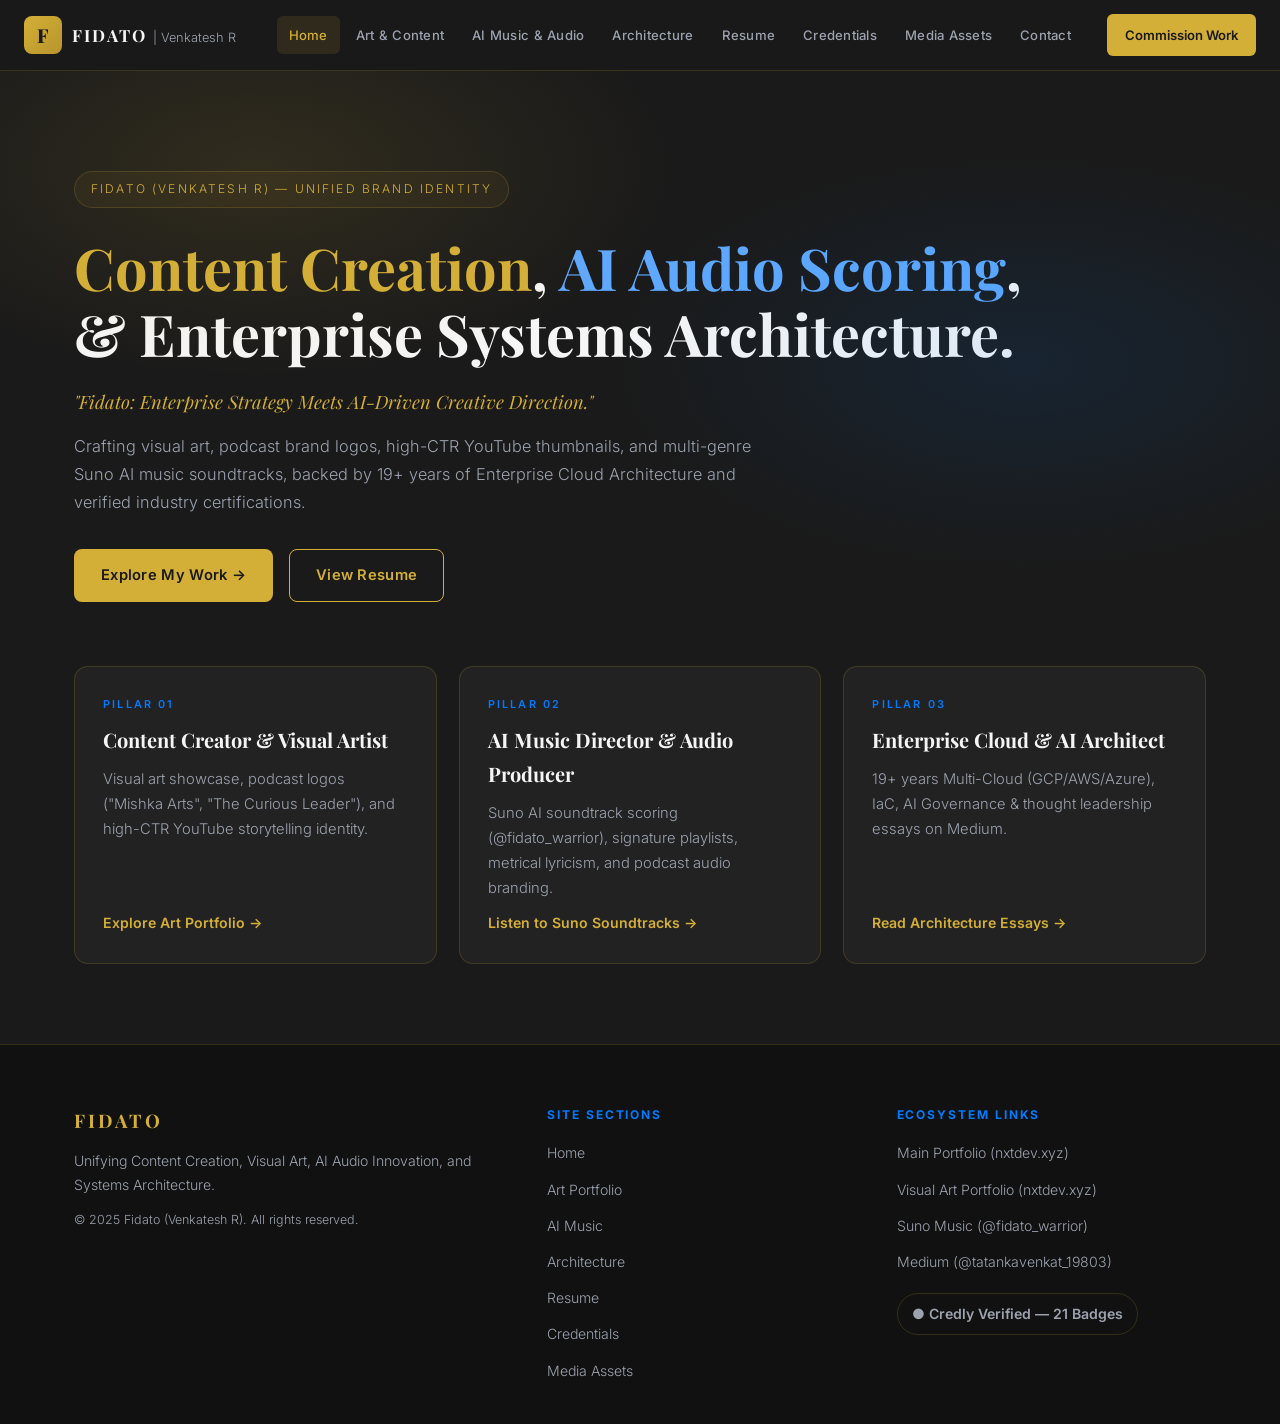
<file: index.html>
<!DOCTYPE html>
<html lang="en">
<head>
  <meta charset="UTF-8">
  <meta name="viewport" content="width=device-width, initial-scale=1.0">

  <!-- Primary Meta Tags -->
  <title>Fidato (Venkatesh R) | Content Creator, Visual Artist & AI Audio Director</title>
  <meta name="title" content="Fidato (Venkatesh R) | Content Creator, Visual Artist & AI Audio Director">
  <meta name="description" content="Portfolio of Venkatesh R (Fidato): Content Creation, AI Music Scoring, Visual Art, Enterprise Cloud Architecture, and Verified Credly Credentials.">
  <meta name="keywords" content="Fidato, Venkatesh R, Content Creator, Visual Artist, AI Audio Director, Suno AI Music, Enterprise Cloud Architect, Credly Verified">
  <meta name="author" content="Venkatesh R (Fidato)">
  <meta name="robots" content="index, follow">
  <!-- TODO: replace with final deployed domain -->
  <link rel="canonical" href="https://fidatosmainportfolio.netlify.app/">

  <!-- Google Search Console verification — REPLACE TOKEN BEFORE LAUNCH -->
  <meta name="google-site-verification" content="XXXXXXXXXXXXXXXXXXXX" />

  <!-- Google Analytics 4 — REPLACE MEASUREMENT ID BEFORE LAUNCH -->
  <!-- Google tag (gtag.js) -->
  <script async src="https://www.googletagmanager.com/gtag/js?id=G-C268KZ102B"></script>
  <script>
    window.dataLayer = window.dataLayer || [];
    function gtag(){dataLayer.push(arguments);}
    gtag('js', new Date());
    gtag('config', 'G-C268KZ102B');
  </script>

  <!-- Open Graph / Facebook -->
  <meta property="og:type" content="website">
  <meta property="og:url" content="https://fidatosmainportfolio.netlify.app/">
  <meta property="og:title" content="Fidato (Venkatesh R) | Content Creator, Visual Artist & AI Audio Director">
  <meta property="og:description" content="Enterprise Strategy Meets AI-Driven Creative Direction. Content Creation, AI Music Scoring, Visual Art & Enterprise Cloud Architecture.">
  <meta property="og:image" content="assets/01_mishka_art.jpg">
  <meta property="og:site_name" content="Fidato Unified Brand">

  <!-- Twitter -->
  <meta property="twitter:card" content="summary_large_image">
  <meta property="twitter:title" content="Fidato (Venkatesh R) | Content Creator & AI Audio Director">
  <meta property="twitter:description" content="Visual Art, AI Music Direction, Podcast Branding & Enterprise Cloud Strategy — one unified brand.">
  <meta property="twitter:image" content="assets/01_mishka_art.jpg">

  <!-- Schema.org JSON-LD -->
  <script type="application/ld+json">
  {
    "@context": "https://schema.org",
    "@type": "Person",
    "name": "Venkatesh R",
    "alternateName": "Fidato",
    "url": "https://fidatosmainportfolio.netlify.app/",
    "image": "assets/01_mishka_art.jpg",
    "jobTitle": "Creative Director, AI Music Producer & Enterprise AI Architect",
    "sameAs": [
      "https://suno.com/@fidato_warrior",
      "https://medium.com/@tatankavenkat_19803",
      "https://medium.com/@immortalassuran",
      "https://www.credly.com/users/venkatesh-r.e58d00b8/badges/credly",
      "https://www.linkedin.com/in/venkatesh-r01/",
      "https://x.com/vramanu",
      "https://www.instagram.com/immortalasuran/"
    ],
    "knowsAbout": [
      "Visual Art & Graphic Design",
      "Podcast Brand Identity",
      "AI Music Production & Suno Scoring",
      "Enterprise Cloud Architecture",
      "AI Governance & System Integration"
    ]
  }
  </script>

  <link rel="icon" type="image/svg+xml" href="assets/favicon.svg">
  <link rel="preconnect" href="https://fonts.googleapis.com">
  <link rel="preconnect" href="https://fonts.gstatic.com" crossorigin>
  <link href="https://fonts.googleapis.com/css2?family=Playfair+Display:wght@500;600;700;800&family=Inter:wght@300;400;500;600;700&display=swap" rel="stylesheet">
  <link rel="stylesheet" href="style.css">
</head>
<body>

<header class="navbar" id="navbar">
    <div class="nav-container">
      <a href="index.html" class="brand-logo" title="Fidato — Home">
        <span class="logo-mark">F</span>
        <span class="logo-text">FIDATO <span class="sub-brand">| Venkatesh R</span></span>
      </a>
      <nav class="nav-links" aria-label="Main Navigation">
        <a href="index.html" class="nav-link active">Home</a>
        <a href="art.html" class="nav-link">Art &amp; Content</a>
        <a href="music.html" class="nav-link">AI Music &amp; Audio</a>
        <a href="architecture.html" class="nav-link">Architecture</a>
        <a href="resume.html" class="nav-link">Resume</a>
        <a href="credentials.html" class="nav-link">Credentials</a>
        <a href="media.html" class="nav-link">Media Assets</a>
        <a href="contact.html" class="nav-link">Contact</a>
      </nav>
      <a href="contact.html" class="cta-nav-btn">Commission Work</a>
    </div>
  </header>

<main>
<!-- ============ 1. HERO ============ -->
    <section id="home" class="hero">
      <div class="hero-bg-glow" aria-hidden="true"></div>
      <div class="container">
        <div class="hero-badge">Fidato (Venkatesh R) — Unified Brand Identity</div>
        <h1 class="hero-headline">
          <span class="accent-gold">Content Creation</span>, <span class="accent-blue">AI Audio Scoring</span>,<br>
          &amp; <span class="accent-white">Enterprise Systems Architecture</span>.
        </h1>
        <p class="hero-tagline">"Fidato: Enterprise Strategy Meets AI-Driven Creative Direction."</p>
        <p class="hero-desc">
          Crafting visual art, podcast brand logos, high-CTR YouTube thumbnails, and multi-genre Suno AI music
          soundtracks, backed by 19+ years of Enterprise Cloud Architecture and verified industry certifications.
        </p>
        <div class="hero-ctas">
          <a href="art.html" class="btn btn-gold">Explore My Work &rarr;</a>
          <a href="resume.html" class="btn btn-ghost">View Resume</a>
        </div>

        <div class="pillar-grid">
          <a href="art.html" class="pillar-card">
            <div class="pillar-tag">PILLAR 01</div>
            <h3>Content Creator &amp; Visual Artist</h3>
            <p>Visual art showcase, podcast logos ("Mishka Arts", "The Curious Leader"), and high-CTR YouTube storytelling identity.</p>
            <span class="pillar-link">Explore Art Portfolio &rarr;</span>
          </a>
          <a href="music.html" class="pillar-card">
            <div class="pillar-tag">PILLAR 02</div>
            <h3>AI Music Director &amp; Audio Producer</h3>
            <p>Suno AI soundtrack scoring (@fidato_warrior), signature playlists, metrical lyricism, and podcast audio branding.</p>
            <span class="pillar-link">Listen to Suno Soundtracks &rarr;</span>
          </a>
          <a href="architecture.html" class="pillar-card">
            <div class="pillar-tag">PILLAR 03</div>
            <h3>Enterprise Cloud &amp; AI Architect</h3>
            <p>19+ years Multi-Cloud (GCP/AWS/Azure), IaC, AI Governance &amp; thought leadership essays on Medium.</p>
            <span class="pillar-link">Read Architecture Essays &rarr;</span>
          </a>
        </div>
      </div>
    </section>

    
</main>

<footer class="footer">
    <div class="container footer-content">
      <div class="footer-brand">
        <h3>FIDATO</h3>
        <p>Unifying Content Creation, Visual Art, AI Audio Innovation, and Systems Architecture.</p>
        <p class="copyright">&copy; 2025 Fidato (Venkatesh R). All rights reserved.</p>
      </div>
      <div class="footer-links">
        <h4>Site Sections</h4>
        <ul>
          <li><a href="index.html">Home</a></li>
          <li><a href="art.html">Art Portfolio</a></li>
          <li><a href="music.html">AI Music</a></li>
          <li><a href="architecture.html">Architecture</a></li>
          <li><a href="resume.html">Resume</a></li>
          <li><a href="credentials.html">Credentials</a></li>
          <li><a href="media.html">Media Assets</a></li>
        </ul>
      </div>
      <div class="footer-links">
        <h4>Ecosystem Links</h4>
        <ul>
          <li><a href="https://fidatosportfolio.nxtdev.xyz/" target="_blank" rel="noopener">Main Portfolio (nxtdev.xyz)</a></li>
          <li><a href="https://fidatosartportfolio.nxtdev.xyz/" target="_blank" rel="noopener">Visual Art Portfolio (nxtdev.xyz)</a></li>
          <li><a href="https://suno.com/@fidato_warrior" target="_blank" rel="noopener">Suno Music (@fidato_warrior)</a></li>
          <li><a href="https://medium.com/@tatankavenkat_19803" target="_blank" rel="noopener">Medium (@tatankavenkat_19803)</a></li>
        </ul>
        <a href="https://www.credly.com/users/venkatesh-r.e58d00b8/badges/credly" target="_blank" rel="noopener" class="credly-badge-footer" title="Credly Verified">
          &#9679; Credly Verified — 21 Badges
        </a>
      </div>
    </div>
  </footer>

  

<script src="app.js"></script>
</body>
</html>
</file>
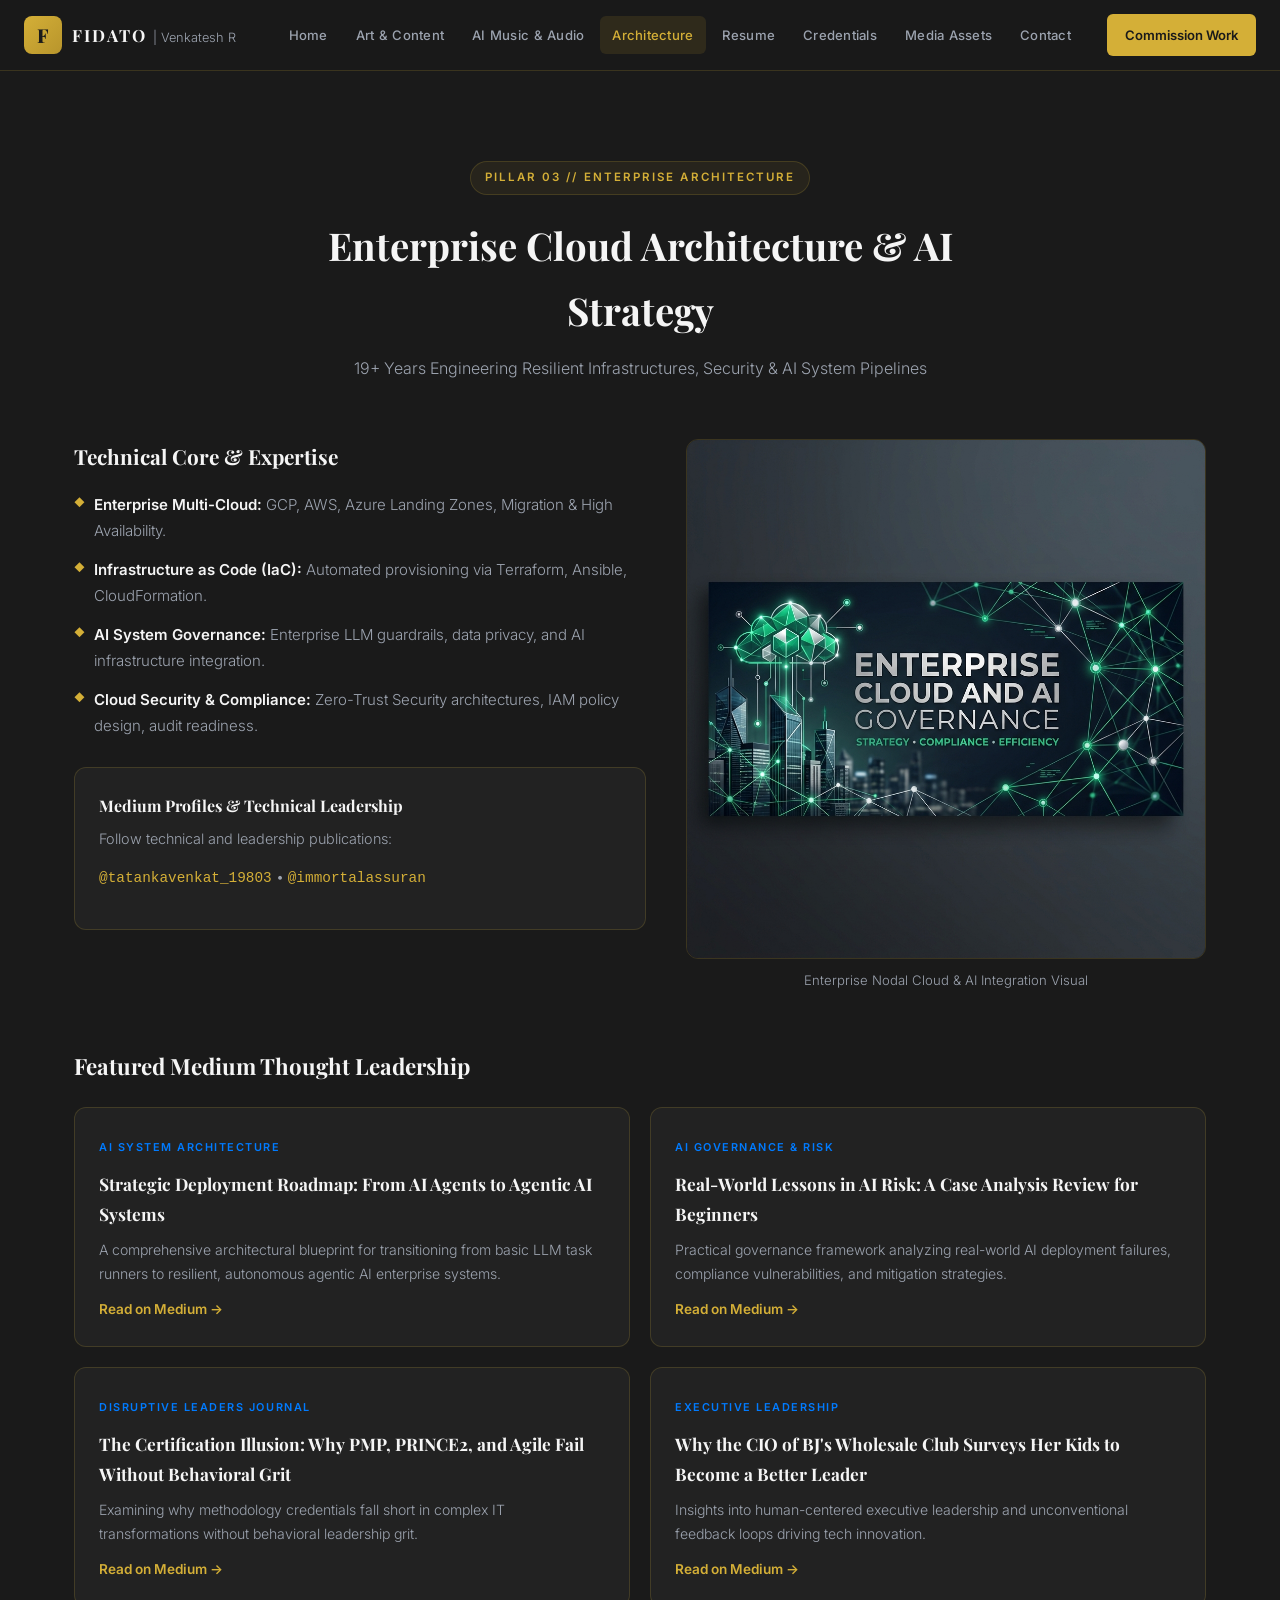
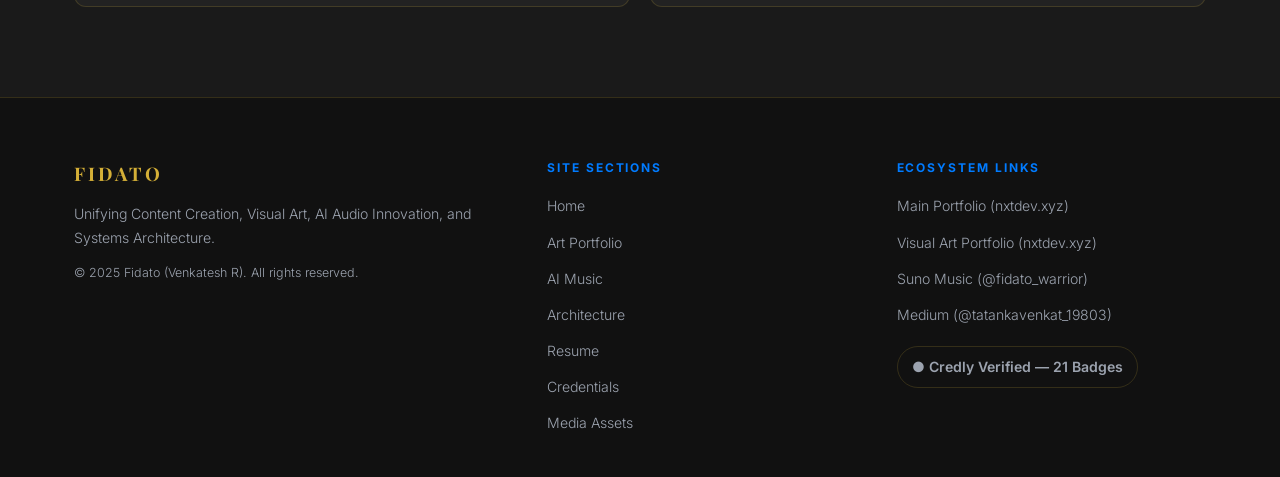
<file: architecture.html>
<!DOCTYPE html>
<html lang="en">
<head>
  <meta charset="UTF-8">
  <meta name="viewport" content="width=device-width, initial-scale=1.0">

  <!-- Primary Meta Tags -->
  <title>Enterprise Architecture | Fidato (Venkatesh R)</title>
  <meta name="title" content="Enterprise Architecture | Fidato (Venkatesh R)">
  <meta name="description" content="19+ years multi-cloud architecture, IaC, AI governance and Medium thought leadership.">
  <meta name="keywords" content="Fidato, Venkatesh R, Content Creator, Visual Artist, AI Audio Director, Suno AI Music, Enterprise Cloud Architect, Credly Verified">
  <meta name="author" content="Venkatesh R (Fidato)">
  <meta name="robots" content="index, follow">
  <!-- TODO: replace with final deployed domain -->
  <link rel="canonical" href="https://fidatosmainportfolio.netlify.app/architecture.html">

  <!-- Google Search Console verification — REPLACE TOKEN BEFORE LAUNCH -->
  <meta name="google-site-verification" content="XXXXXXXXXXXXXXXXXXXX" />

  <!-- Google Analytics 4 — REPLACE MEASUREMENT ID BEFORE LAUNCH -->
  <!-- Google tag (gtag.js) -->
  <script async src="https://www.googletagmanager.com/gtag/js?id=G-C268KZ102B"></script>
  <script>
    window.dataLayer = window.dataLayer || [];
    function gtag(){dataLayer.push(arguments);}
    gtag('js', new Date());
    gtag('config', 'G-C268KZ102B');
  </script>

  <!-- Open Graph / Facebook -->
  <meta property="og:type" content="website">
  <meta property="og:url" content="https://fidatosmainportfolio.netlify.app/architecture.html">
  <meta property="og:title" content="Fidato (Venkatesh R) | Content Creator, Visual Artist & AI Audio Director">
  <meta property="og:description" content="Enterprise Strategy Meets AI-Driven Creative Direction. Content Creation, AI Music Scoring, Visual Art & Enterprise Cloud Architecture.">
  <meta property="og:image" content="assets/01_mishka_art.jpg">
  <meta property="og:site_name" content="Fidato Unified Brand">

  <!-- Twitter -->
  <meta property="twitter:card" content="summary_large_image">
  <meta property="twitter:title" content="Fidato (Venkatesh R) | Content Creator & AI Audio Director">
  <meta property="twitter:description" content="Visual Art, AI Music Direction, Podcast Branding & Enterprise Cloud Strategy — one unified brand.">
  <meta property="twitter:image" content="assets/01_mishka_art.jpg">

  <!-- Schema.org JSON-LD -->
  <script type="application/ld+json">
  {
    "@context": "https://schema.org",
    "@type": "Person",
    "name": "Venkatesh R",
    "alternateName": "Fidato",
    "url": "https://fidatosmainportfolio.netlify.app/",
    "image": "assets/01_mishka_art.jpg",
    "jobTitle": "Creative Director, AI Music Producer & Enterprise AI Architect",
    "sameAs": [
      "https://suno.com/@fidato_warrior",
      "https://medium.com/@tatankavenkat_19803",
      "https://medium.com/@immortalassuran",
      "https://www.credly.com/users/venkatesh-r.e58d00b8/badges/credly",
      "https://www.linkedin.com/in/venkatesh-r01/",
      "https://x.com/vramanu",
      "https://www.instagram.com/immortalasuran/"
    ],
    "knowsAbout": [
      "Visual Art & Graphic Design",
      "Podcast Brand Identity",
      "AI Music Production & Suno Scoring",
      "Enterprise Cloud Architecture",
      "AI Governance & System Integration"
    ]
  }
  </script>

  <link rel="icon" type="image/svg+xml" href="assets/favicon.svg">
  <link rel="preconnect" href="https://fonts.googleapis.com">
  <link rel="preconnect" href="https://fonts.gstatic.com" crossorigin>
  <link href="https://fonts.googleapis.com/css2?family=Playfair+Display:wght@500;600;700;800&family=Inter:wght@300;400;500;600;700&display=swap" rel="stylesheet">
  <link rel="stylesheet" href="style.css">
</head>
<body>

<header class="navbar" id="navbar">
    <div class="nav-container">
      <a href="index.html" class="brand-logo" title="Fidato — Home">
        <span class="logo-mark">F</span>
        <span class="logo-text">FIDATO <span class="sub-brand">| Venkatesh R</span></span>
      </a>
      <nav class="nav-links" aria-label="Main Navigation">
        <a href="index.html" class="nav-link">Home</a>
        <a href="art.html" class="nav-link">Art &amp; Content</a>
        <a href="music.html" class="nav-link">AI Music &amp; Audio</a>
        <a href="architecture.html" class="nav-link active">Architecture</a>
        <a href="resume.html" class="nav-link">Resume</a>
        <a href="credentials.html" class="nav-link">Credentials</a>
        <a href="media.html" class="nav-link">Media Assets</a>
        <a href="contact.html" class="nav-link">Contact</a>
      </nav>
      <a href="contact.html" class="cta-nav-btn">Commission Work</a>
    </div>
  </header>

<main>
<!-- ============ 4. PILLAR 03 — ENTERPRISE CLOUD & AI ARCHITECT ============ -->
    <section id="pillar-03" class="section">
      <div class="container">
        <div class="section-header">
          <span class="badge-label label-gold">Pillar 03 // Enterprise Architecture</span>
          <h2>Enterprise Cloud Architecture &amp; AI Strategy</h2>
          <p>19+ Years Engineering Resilient Infrastructures, Security &amp; AI System Pipelines</p>
        </div>

        <div class="content-grid-2">
          <div class="info-block">
            <h3>Technical Core &amp; Expertise</h3>
            <ul class="spec-list">
              <li><strong>Enterprise Multi-Cloud:</strong> GCP, AWS, Azure Landing Zones, Migration &amp; High Availability.</li>
              <li><strong>Infrastructure as Code (IaC):</strong> Automated provisioning via Terraform, Ansible, CloudFormation.</li>
              <li><strong>AI System Governance:</strong> Enterprise LLM guardrails, data privacy, and AI infrastructure integration.</li>
              <li><strong>Cloud Security &amp; Compliance:</strong> Zero-Trust Security architectures, IAM policy design, audit readiness.</li>
            </ul>
            <div class="cta-box">
              <h4>Medium Profiles &amp; Technical Leadership</h4>
              <p>Follow technical and leadership publications:</p>
              <p>
                <a href="https://medium.com/@tatankavenkat_19803" target="_blank" rel="noopener"><code>@tatankavenkat_19803</code></a>
                &bull;
                <a href="https://medium.com/@immortalassuran" target="_blank" rel="noopener"><code>@immortalassuran</code></a>
              </p>
            </div>
          </div>
          <div class="visual-block">
            <img src="assets/cloud_ai_arch_1789206436915.png" alt="Enterprise Cloud Architecture and AI Governance by Fidato" class="feature-img" loading="lazy">
            <div class="img-caption">Enterprise Nodal Cloud &amp; AI Integration Visual</div>
          </div>
        </div>

        <h3 class="sub-heading-title">Featured Medium Thought Leadership</h3>
        <div class="articles-grid">
          <a href="https://medium.com/@tatankavenkat_19803/strategic-deployment-roadmap-from-ai-agents-to-agentic-ai-systems-9a88c7ce3310" target="_blank" rel="noopener" class="article-card">
            <span class="article-tag">AI System Architecture</span>
            <h4>Strategic Deployment Roadmap: From AI Agents to Agentic AI Systems</h4>
            <p>A comprehensive architectural blueprint for transitioning from basic LLM task runners to resilient, autonomous agentic AI enterprise systems.</p>
            <span class="read-link">Read on Medium &rarr;</span>
          </a>
          <a href="https://medium.com/@tatankavenkat_19803/real-world-lessons-in-ai-risk-a-case-analysis-review-for-beginners-3c0e76f1dd65" target="_blank" rel="noopener" class="article-card">
            <span class="article-tag">AI Governance &amp; Risk</span>
            <h4>Real-World Lessons in AI Risk: A Case Analysis Review for Beginners</h4>
            <p>Practical governance framework analyzing real-world AI deployment failures, compliance vulnerabilities, and mitigation strategies.</p>
            <span class="read-link">Read on Medium &rarr;</span>
          </a>
          <a href="https://medium.com/disruptive-leaders-journal/the-certification-illusion-why-pmp-prince2-and-agile-fail-without-behavioral-grit-cefc291d4faf" target="_blank" rel="noopener" class="article-card">
            <span class="article-tag">Disruptive Leaders Journal</span>
            <h4>The Certification Illusion: Why PMP, PRINCE2, and Agile Fail Without Behavioral Grit</h4>
            <p>Examining why methodology credentials fall short in complex IT transformations without behavioral leadership grit.</p>
            <span class="read-link">Read on Medium &rarr;</span>
          </a>
          <a href="https://medium.com/@immortalassuran/why-the-cio-of-bjs-wholesale-club-surveys-her-kids-to-become-a-better-leader-c808d093d029" target="_blank" rel="noopener" class="article-card">
            <span class="article-tag">Executive Leadership</span>
            <h4>Why the CIO of BJ's Wholesale Club Surveys Her Kids to Become a Better Leader</h4>
            <p>Insights into human-centered executive leadership and unconventional feedback loops driving tech innovation.</p>
            <span class="read-link">Read on Medium &rarr;</span>
          </a>
        </div>
      </div>
    </section>

    
</main>

<footer class="footer">
    <div class="container footer-content">
      <div class="footer-brand">
        <h3>FIDATO</h3>
        <p>Unifying Content Creation, Visual Art, AI Audio Innovation, and Systems Architecture.</p>
        <p class="copyright">&copy; 2025 Fidato (Venkatesh R). All rights reserved.</p>
      </div>
      <div class="footer-links">
        <h4>Site Sections</h4>
        <ul>
          <li><a href="index.html">Home</a></li>
          <li><a href="art.html">Art Portfolio</a></li>
          <li><a href="music.html">AI Music</a></li>
          <li><a href="architecture.html">Architecture</a></li>
          <li><a href="resume.html">Resume</a></li>
          <li><a href="credentials.html">Credentials</a></li>
          <li><a href="media.html">Media Assets</a></li>
        </ul>
      </div>
      <div class="footer-links">
        <h4>Ecosystem Links</h4>
        <ul>
          <li><a href="https://fidatosportfolio.nxtdev.xyz/" target="_blank" rel="noopener">Main Portfolio (nxtdev.xyz)</a></li>
          <li><a href="https://fidatosartportfolio.nxtdev.xyz/" target="_blank" rel="noopener">Visual Art Portfolio (nxtdev.xyz)</a></li>
          <li><a href="https://suno.com/@fidato_warrior" target="_blank" rel="noopener">Suno Music (@fidato_warrior)</a></li>
          <li><a href="https://medium.com/@tatankavenkat_19803" target="_blank" rel="noopener">Medium (@tatankavenkat_19803)</a></li>
        </ul>
        <a href="https://www.credly.com/users/venkatesh-r.e58d00b8/badges/credly" target="_blank" rel="noopener" class="credly-badge-footer" title="Credly Verified">
          &#9679; Credly Verified — 21 Badges
        </a>
      </div>
    </div>
  </footer>

  

<script src="app.js"></script>
</body>
</html>
</file>
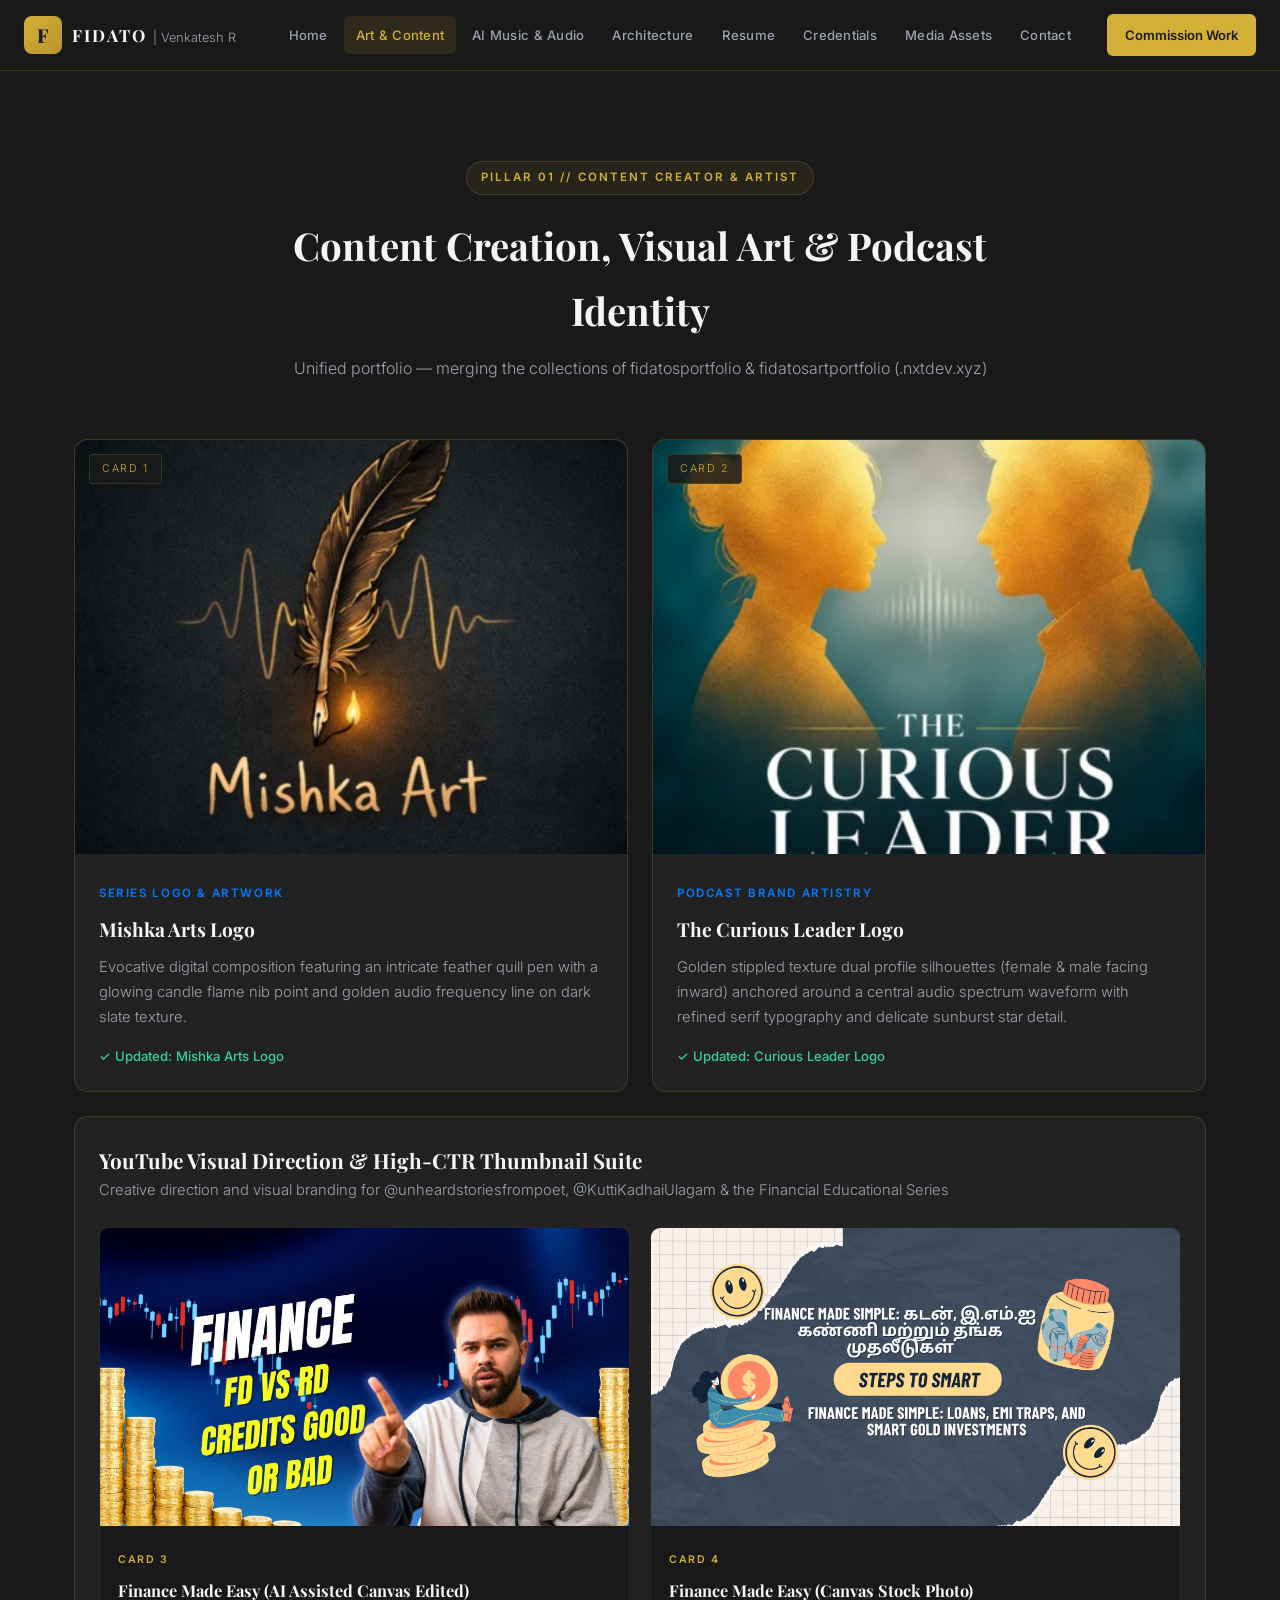
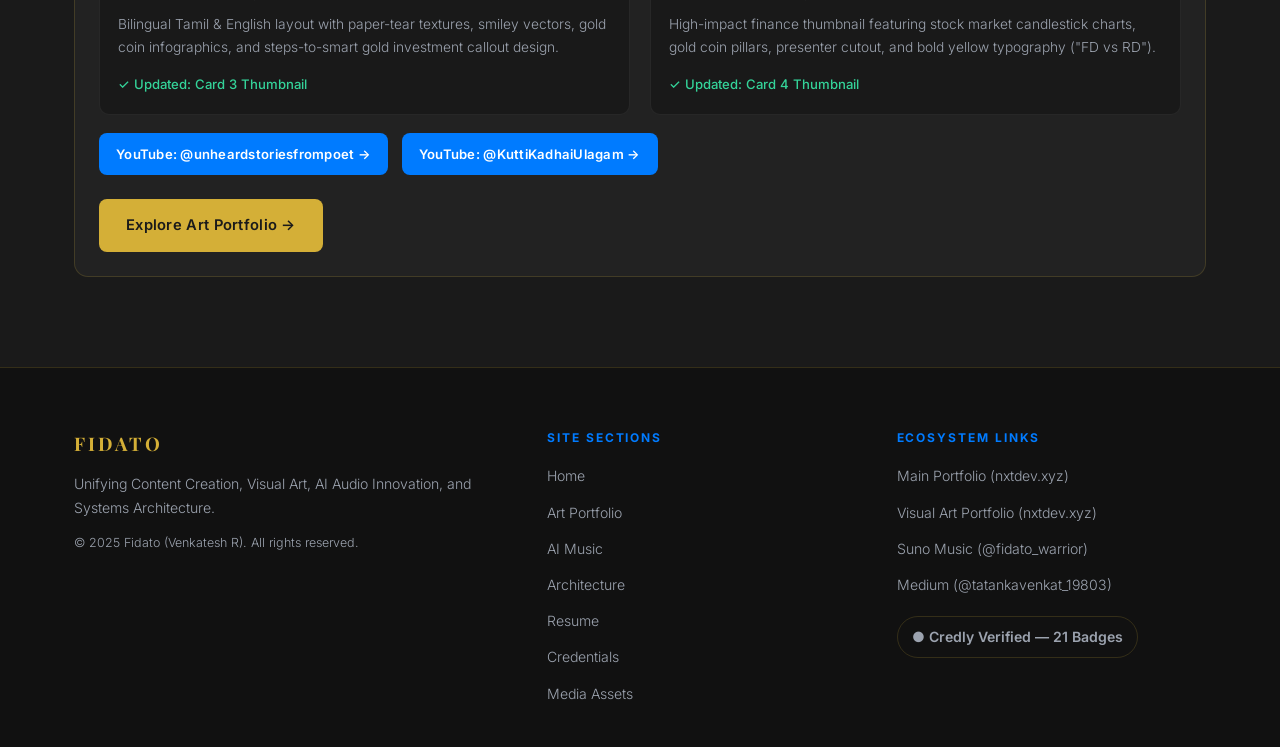
<file: art.html>
<!DOCTYPE html>
<html lang="en">
<head>
  <meta charset="UTF-8">
  <meta name="viewport" content="width=device-width, initial-scale=1.0">

  <!-- Primary Meta Tags -->
  <title>Art & Content Portfolio | Fidato (Venkatesh R)</title>
  <meta name="title" content="Art & Content Portfolio | Fidato (Venkatesh R)">
  <meta name="description" content="Visual art, podcast logos (Mishka Arts, The Curious Leader) and high-CTR YouTube thumbnails by Fidato.">
  <meta name="keywords" content="Fidato, Venkatesh R, Content Creator, Visual Artist, AI Audio Director, Suno AI Music, Enterprise Cloud Architect, Credly Verified">
  <meta name="author" content="Venkatesh R (Fidato)">
  <meta name="robots" content="index, follow">
  <!-- TODO: replace with final deployed domain -->
  <link rel="canonical" href="https://fidatosmainportfolio.netlify.app/art.html">

  <!-- Google Search Console verification — REPLACE TOKEN BEFORE LAUNCH -->
  <meta name="google-site-verification" content="XXXXXXXXXXXXXXXXXXXX" />

  <!-- Google Analytics 4 — REPLACE MEASUREMENT ID BEFORE LAUNCH -->
  <!-- Google tag (gtag.js) -->
  <script async src="https://www.googletagmanager.com/gtag/js?id=G-C268KZ102B"></script>
  <script>
    window.dataLayer = window.dataLayer || [];
    function gtag(){dataLayer.push(arguments);}
    gtag('js', new Date());
    gtag('config', 'G-C268KZ102B');
  </script>

  <!-- Open Graph / Facebook -->
  <meta property="og:type" content="website">
  <meta property="og:url" content="https://fidatosmainportfolio.netlify.app/art.html">
  <meta property="og:title" content="Fidato (Venkatesh R) | Content Creator, Visual Artist & AI Audio Director">
  <meta property="og:description" content="Enterprise Strategy Meets AI-Driven Creative Direction. Content Creation, AI Music Scoring, Visual Art & Enterprise Cloud Architecture.">
  <meta property="og:image" content="assets/01_mishka_art.jpg">
  <meta property="og:site_name" content="Fidato Unified Brand">

  <!-- Twitter -->
  <meta property="twitter:card" content="summary_large_image">
  <meta property="twitter:title" content="Fidato (Venkatesh R) | Content Creator & AI Audio Director">
  <meta property="twitter:description" content="Visual Art, AI Music Direction, Podcast Branding & Enterprise Cloud Strategy — one unified brand.">
  <meta property="twitter:image" content="assets/01_mishka_art.jpg">

  <!-- Schema.org JSON-LD -->
  <script type="application/ld+json">
  {
    "@context": "https://schema.org",
    "@type": "Person",
    "name": "Venkatesh R",
    "alternateName": "Fidato",
    "url": "https://fidatosmainportfolio.netlify.app/",
    "image": "assets/01_mishka_art.jpg",
    "jobTitle": "Creative Director, AI Music Producer & Enterprise AI Architect",
    "sameAs": [
      "https://suno.com/@fidato_warrior",
      "https://medium.com/@tatankavenkat_19803",
      "https://medium.com/@immortalassuran",
      "https://www.credly.com/users/venkatesh-r.e58d00b8/badges/credly",
      "https://www.linkedin.com/in/venkatesh-r01/",
      "https://x.com/vramanu",
      "https://www.instagram.com/immortalasuran/"
    ],
    "knowsAbout": [
      "Visual Art & Graphic Design",
      "Podcast Brand Identity",
      "AI Music Production & Suno Scoring",
      "Enterprise Cloud Architecture",
      "AI Governance & System Integration"
    ]
  }
  </script>

  <link rel="icon" type="image/svg+xml" href="assets/favicon.svg">
  <link rel="preconnect" href="https://fonts.googleapis.com">
  <link rel="preconnect" href="https://fonts.gstatic.com" crossorigin>
  <link href="https://fonts.googleapis.com/css2?family=Playfair+Display:wght@500;600;700;800&family=Inter:wght@300;400;500;600;700&display=swap" rel="stylesheet">
  <link rel="stylesheet" href="style.css">
</head>
<body>

<header class="navbar" id="navbar">
    <div class="nav-container">
      <a href="index.html" class="brand-logo" title="Fidato — Home">
        <span class="logo-mark">F</span>
        <span class="logo-text">FIDATO <span class="sub-brand">| Venkatesh R</span></span>
      </a>
      <nav class="nav-links" aria-label="Main Navigation">
        <a href="index.html" class="nav-link">Home</a>
        <a href="art.html" class="nav-link active">Art &amp; Content</a>
        <a href="music.html" class="nav-link">AI Music &amp; Audio</a>
        <a href="architecture.html" class="nav-link">Architecture</a>
        <a href="resume.html" class="nav-link">Resume</a>
        <a href="credentials.html" class="nav-link">Credentials</a>
        <a href="media.html" class="nav-link">Media Assets</a>
        <a href="contact.html" class="nav-link">Contact</a>
      </nav>
      <a href="contact.html" class="cta-nav-btn">Commission Work</a>
    </div>
  </header>

<main>
<!-- ============ 2. PILLAR 01 — CONTENT CREATOR & VISUAL ARTIST ============ -->
    <section id="pillar-01" class="section">
      <div class="container">
        <div class="section-header">
          <span class="badge-label label-gold">Pillar 01 // Content Creator &amp; Artist</span>
          <h2>Content Creation, Visual Art &amp; Podcast Identity</h2>
          <p>Unified portfolio — merging the collections of fidatosportfolio &amp; fidatosartportfolio (.nxtdev.xyz)</p>
        </div>

        <div class="portfolio-gallery">
          <article class="gallery-card">
            <div class="badge-overlay">CARD 1</div>
            <img src="assets/01_mishka_art.jpg" alt="Mishka Arts Logo by Fidato" loading="lazy">
            <div class="card-body">
              <span class="card-category">Series Logo &amp; Artwork</span>
              <h4>Mishka Arts Logo</h4>
              <p>Evocative digital composition featuring an intricate feather quill pen with a glowing candle flame nib point and golden audio frequency line on dark slate texture.</p>
              <div class="placeholder-status">&#10003; Updated: Mishka Arts Logo</div>
            </div>
          </article>

          <article class="gallery-card">
            <div class="badge-overlay">CARD 2</div>
            <img src="assets/02_curious_leader.jpg" alt="The Curious Leader Official Podcast Logo Art by Fidato" loading="lazy">
            <div class="card-body">
              <span class="card-category">Podcast Brand Artistry</span>
              <h4>The Curious Leader Logo</h4>
              <p>Golden stippled texture dual profile silhouettes (female &amp; male facing inward) anchored around a central audio spectrum waveform with refined serif typography and delicate sunburst star detail.</p>
              <div class="placeholder-status">&#10003; Updated: Curious Leader Logo</div>
            </div>
          </article>

          <article class="gallery-card full-span">
            <div class="section-sub-title">
              <h3>YouTube Visual Direction &amp; High-CTR Thumbnail Suite</h3>
              <p>Creative direction and visual branding for @unheardstoriesfrompoet, @KuttiKadhaiUlagam &amp; the Financial Educational Series</p>
            </div>
            <div class="thumbnail-showcase-grid">
              <div class="thumb-card">
                <img src="assets/03_finance_ai_edited.jpg" alt="Finance Made Easy AI Assisted Canvas Edited Thumbnail" loading="lazy">
                <div class="thumb-caption">
                  <span class="lang-tag">CARD 3</span>
                  <h5>Finance Made Easy (AI Assisted Canvas Edited)</h5>
                  <p>Bilingual Tamil &amp; English layout with paper-tear textures, smiley vectors, gold coin infographics, and steps-to-smart gold investment callout design.</p>
                  <div class="placeholder-status">&#10003; Updated: Card 3 Thumbnail</div>
                </div>
              </div>
              <div class="thumb-card">
                <img src="assets/02_finance_ai_edited.png" alt="Finance Made Easy Canvas Stock Photo thumbnail" loading="lazy">
                <div class="thumb-caption">
                  <span class="lang-tag">CARD 4</span>
                  <h5>Finance Made Easy (Canvas Stock Photo)</h5>
                  <p>High-impact finance thumbnail featuring stock market candlestick charts, gold coin pillars, presenter cutout, and bold yellow typography ("FD vs RD").</p>
                  <div class="placeholder-status">&#10003; Updated: Card 4 Thumbnail</div>
                </div>
              </div>
            </div>
            <div class="card-footer-cta">
              <a href="https://www.youtube.com/@unheardstoriesfrompoet" target="_blank" rel="noopener" class="btn btn-blue btn-sm">YouTube: @unheardstoriesfrompoet &rarr;</a>
              <a href="https://www.youtube.com/@KuttiKadhaiUlagam" target="_blank" rel="noopener" class="btn btn-blue btn-sm">YouTube: @KuttiKadhaiUlagam &rarr;</a>
            </div>
            <div class="card-footer-cta">
              <a href="https://fidatosartportfolio.nxtdev.xyz/" target="_blank" rel="noopener" class="btn btn-gold">Explore Art Portfolio &rarr;</a>
            </div>
          </article>
        </div>
      </div>
    </section>

    
</main>

<footer class="footer">
    <div class="container footer-content">
      <div class="footer-brand">
        <h3>FIDATO</h3>
        <p>Unifying Content Creation, Visual Art, AI Audio Innovation, and Systems Architecture.</p>
        <p class="copyright">&copy; 2025 Fidato (Venkatesh R). All rights reserved.</p>
      </div>
      <div class="footer-links">
        <h4>Site Sections</h4>
        <ul>
          <li><a href="index.html">Home</a></li>
          <li><a href="art.html">Art Portfolio</a></li>
          <li><a href="music.html">AI Music</a></li>
          <li><a href="architecture.html">Architecture</a></li>
          <li><a href="resume.html">Resume</a></li>
          <li><a href="credentials.html">Credentials</a></li>
          <li><a href="media.html">Media Assets</a></li>
        </ul>
      </div>
      <div class="footer-links">
        <h4>Ecosystem Links</h4>
        <ul>
          <li><a href="https://fidatosportfolio.nxtdev.xyz/" target="_blank" rel="noopener">Main Portfolio (nxtdev.xyz)</a></li>
          <li><a href="https://fidatosartportfolio.nxtdev.xyz/" target="_blank" rel="noopener">Visual Art Portfolio (nxtdev.xyz)</a></li>
          <li><a href="https://suno.com/@fidato_warrior" target="_blank" rel="noopener">Suno Music (@fidato_warrior)</a></li>
          <li><a href="https://medium.com/@tatankavenkat_19803" target="_blank" rel="noopener">Medium (@tatankavenkat_19803)</a></li>
        </ul>
        <a href="https://www.credly.com/users/venkatesh-r.e58d00b8/badges/credly" target="_blank" rel="noopener" class="credly-badge-footer" title="Credly Verified">
          &#9679; Credly Verified — 21 Badges
        </a>
      </div>
    </div>
  </footer>

  

<script src="app.js"></script>
</body>
</html>
</file>
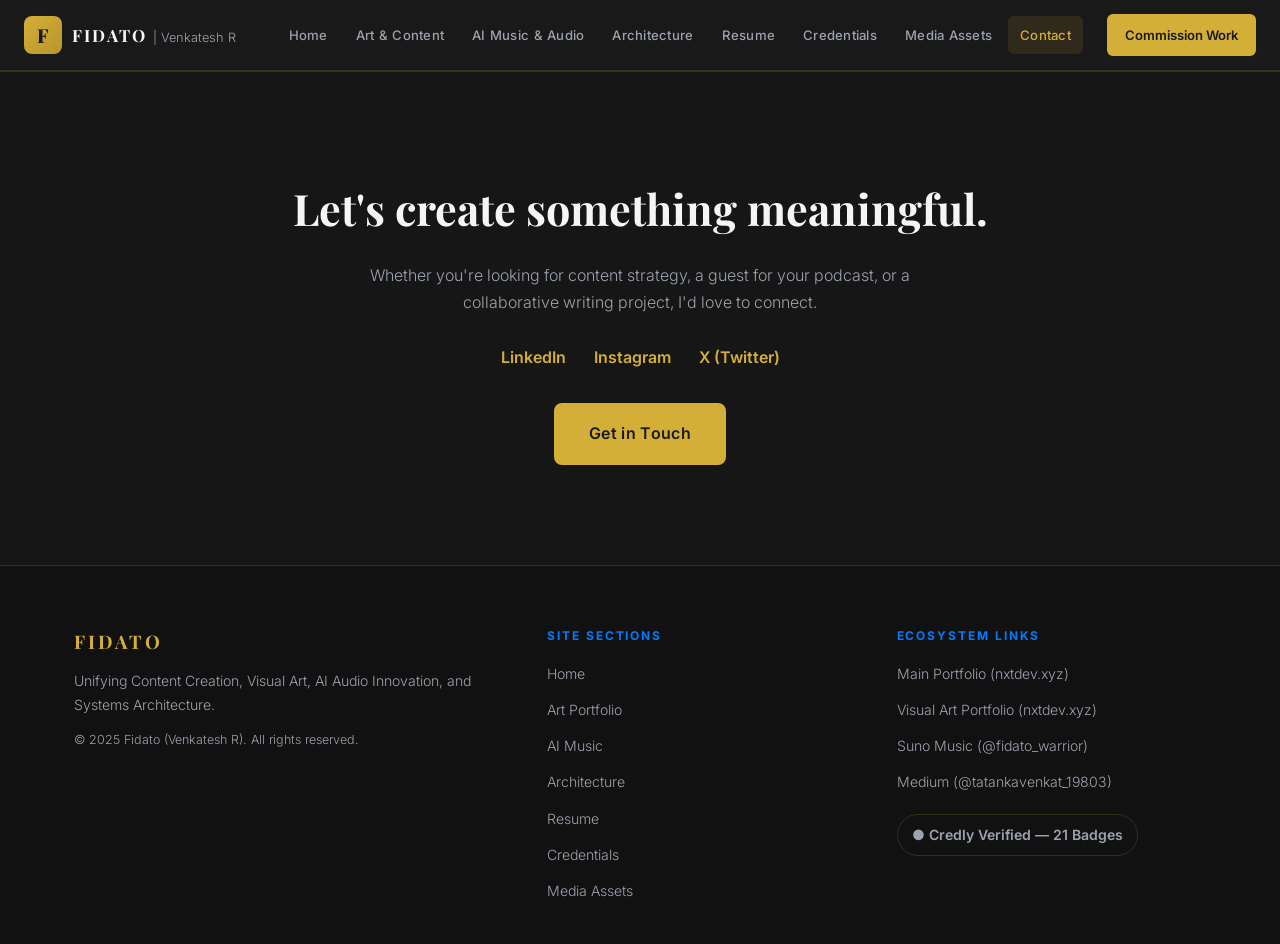
<file: contact.html>
<!DOCTYPE html>
<html lang="en">
<head>
  <meta charset="UTF-8">
  <meta name="viewport" content="width=device-width, initial-scale=1.0">

  <!-- Primary Meta Tags -->
  <title>Contact | Fidato (Venkatesh R)</title>
  <meta name="title" content="Contact | Fidato (Venkatesh R)">
  <meta name="description" content="Let's create something meaningful — content strategy, podcast guesting, collaborative writing.">
  <meta name="keywords" content="Fidato, Venkatesh R, Content Creator, Visual Artist, AI Audio Director, Suno AI Music, Enterprise Cloud Architect, Credly Verified">
  <meta name="author" content="Venkatesh R (Fidato)">
  <meta name="robots" content="index, follow">
  <!-- TODO: replace with final deployed domain -->
  <link rel="canonical" href="https://fidatosmainportfolio.netlify.app/contact.html">

  <!-- Google Search Console verification — REPLACE TOKEN BEFORE LAUNCH -->
  <meta name="google-site-verification" content="XXXXXXXXXXXXXXXXXXXX" />

  <!-- Google Analytics 4 — REPLACE MEASUREMENT ID BEFORE LAUNCH -->
  <!-- Google tag (gtag.js) -->
  <script async src="https://www.googletagmanager.com/gtag/js?id=G-C268KZ102B"></script>
  <script>
    window.dataLayer = window.dataLayer || [];
    function gtag(){dataLayer.push(arguments);}
    gtag('js', new Date());
    gtag('config', 'G-C268KZ102B');
  </script>

  <!-- Open Graph / Facebook -->
  <meta property="og:type" content="website">
  <meta property="og:url" content="https://fidatosmainportfolio.netlify.app/contact.html">
  <meta property="og:title" content="Fidato (Venkatesh R) | Content Creator, Visual Artist & AI Audio Director">
  <meta property="og:description" content="Enterprise Strategy Meets AI-Driven Creative Direction. Content Creation, AI Music Scoring, Visual Art & Enterprise Cloud Architecture.">
  <meta property="og:image" content="assets/01_mishka_art.jpg">
  <meta property="og:site_name" content="Fidato Unified Brand">

  <!-- Twitter -->
  <meta property="twitter:card" content="summary_large_image">
  <meta property="twitter:title" content="Fidato (Venkatesh R) | Content Creator & AI Audio Director">
  <meta property="twitter:description" content="Visual Art, AI Music Direction, Podcast Branding & Enterprise Cloud Strategy — one unified brand.">
  <meta property="twitter:image" content="assets/01_mishka_art.jpg">

  <!-- Schema.org JSON-LD -->
  <script type="application/ld+json">
  {
    "@context": "https://schema.org",
    "@type": "Person",
    "name": "Venkatesh R",
    "alternateName": "Fidato",
    "url": "https://fidatosmainportfolio.netlify.app/",
    "image": "assets/01_mishka_art.jpg",
    "jobTitle": "Creative Director, AI Music Producer & Enterprise AI Architect",
    "sameAs": [
      "https://suno.com/@fidato_warrior",
      "https://medium.com/@tatankavenkat_19803",
      "https://medium.com/@immortalassuran",
      "https://www.credly.com/users/venkatesh-r.e58d00b8/badges/credly",
      "https://www.linkedin.com/in/venkatesh-r01/",
      "https://x.com/vramanu",
      "https://www.instagram.com/immortalasuran/"
    ],
    "knowsAbout": [
      "Visual Art & Graphic Design",
      "Podcast Brand Identity",
      "AI Music Production & Suno Scoring",
      "Enterprise Cloud Architecture",
      "AI Governance & System Integration"
    ]
  }
  </script>

  <link rel="icon" type="image/svg+xml" href="assets/favicon.svg">
  <link rel="preconnect" href="https://fonts.googleapis.com">
  <link rel="preconnect" href="https://fonts.gstatic.com" crossorigin>
  <link href="https://fonts.googleapis.com/css2?family=Playfair+Display:wght@500;600;700;800&family=Inter:wght@300;400;500;600;700&display=swap" rel="stylesheet">
  <link rel="stylesheet" href="style.css">
</head>
<body>

<header class="navbar" id="navbar">
    <div class="nav-container">
      <a href="index.html" class="brand-logo" title="Fidato — Home">
        <span class="logo-mark">F</span>
        <span class="logo-text">FIDATO <span class="sub-brand">| Venkatesh R</span></span>
      </a>
      <nav class="nav-links" aria-label="Main Navigation">
        <a href="index.html" class="nav-link">Home</a>
        <a href="art.html" class="nav-link">Art &amp; Content</a>
        <a href="music.html" class="nav-link">AI Music &amp; Audio</a>
        <a href="architecture.html" class="nav-link">Architecture</a>
        <a href="resume.html" class="nav-link">Resume</a>
        <a href="credentials.html" class="nav-link">Credentials</a>
        <a href="media.html" class="nav-link">Media Assets</a>
        <a href="contact.html" class="nav-link active">Contact</a>
      </nav>
      <a href="contact.html" class="cta-nav-btn">Commission Work</a>
    </div>
  </header>

<main>
<!-- ============ 9. CONTACT / FOOTER ============ -->
    <section id="contact" class="contact-section">
      <div class="container">
        <h2>Let's create something meaningful.</h2>
        <p>Whether you're looking for content strategy, a guest for your podcast, or a collaborative writing project, I'd love to connect.</p>
        <div class="contact-links">
          <a href="https://www.linkedin.com/in/venkatesh-r01/" target="_blank" rel="noopener">LinkedIn</a>
          <a href="https://www.instagram.com/immortalasuran/" target="_blank" rel="noopener">Instagram</a>
          <a href="https://x.com/vramanu" target="_blank" rel="noopener">X (Twitter)</a>
        </div>
        <a href="mailto:fidato.venkatesh9@gmail.com" class="btn btn-gold btn-lg">Get in Touch</a>
      </div>
    </section>
  
</main>

<footer class="footer">
    <div class="container footer-content">
      <div class="footer-brand">
        <h3>FIDATO</h3>
        <p>Unifying Content Creation, Visual Art, AI Audio Innovation, and Systems Architecture.</p>
        <p class="copyright">&copy; 2025 Fidato (Venkatesh R). All rights reserved.</p>
      </div>
      <div class="footer-links">
        <h4>Site Sections</h4>
        <ul>
          <li><a href="index.html">Home</a></li>
          <li><a href="art.html">Art Portfolio</a></li>
          <li><a href="music.html">AI Music</a></li>
          <li><a href="architecture.html">Architecture</a></li>
          <li><a href="resume.html">Resume</a></li>
          <li><a href="credentials.html">Credentials</a></li>
          <li><a href="media.html">Media Assets</a></li>
        </ul>
      </div>
      <div class="footer-links">
        <h4>Ecosystem Links</h4>
        <ul>
          <li><a href="https://fidatosportfolio.nxtdev.xyz/" target="_blank" rel="noopener">Main Portfolio (nxtdev.xyz)</a></li>
          <li><a href="https://fidatosartportfolio.nxtdev.xyz/" target="_blank" rel="noopener">Visual Art Portfolio (nxtdev.xyz)</a></li>
          <li><a href="https://suno.com/@fidato_warrior" target="_blank" rel="noopener">Suno Music (@fidato_warrior)</a></li>
          <li><a href="https://medium.com/@tatankavenkat_19803" target="_blank" rel="noopener">Medium (@tatankavenkat_19803)</a></li>
        </ul>
        <a href="https://www.credly.com/users/venkatesh-r.e58d00b8/badges/credly" target="_blank" rel="noopener" class="credly-badge-footer" title="Credly Verified">
          &#9679; Credly Verified — 21 Badges
        </a>
      </div>
    </div>
  </footer>

  

<script src="app.js"></script>
</body>
</html>
</file>
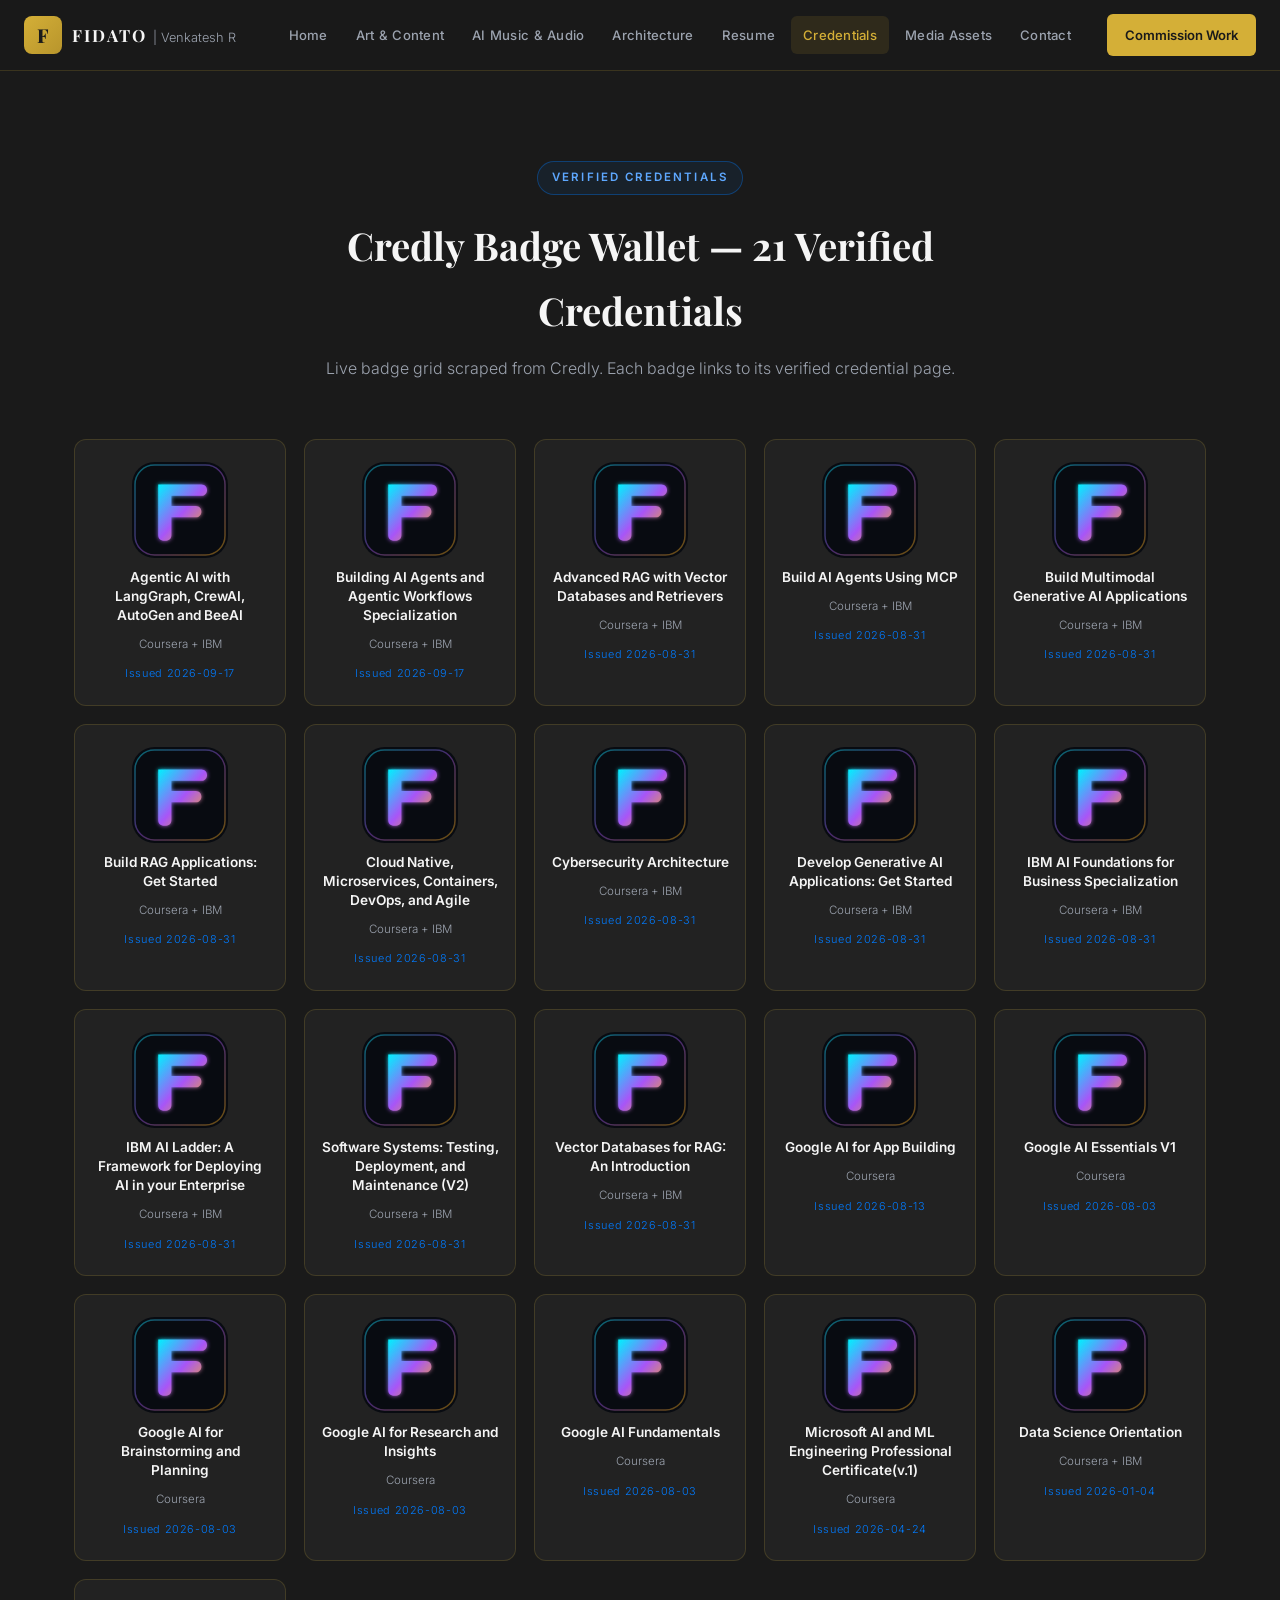
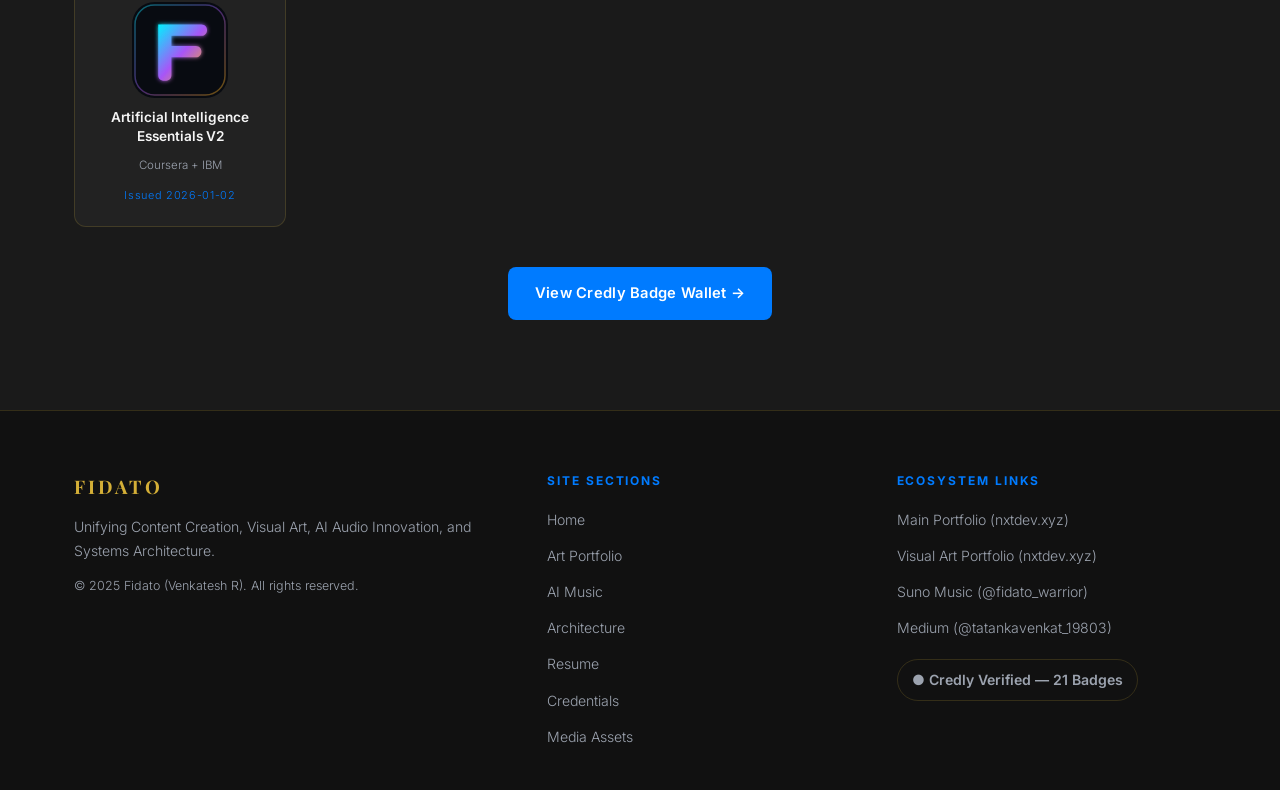
<file: credentials.html>
<!DOCTYPE html>
<html lang="en">
<head>
  <meta charset="UTF-8">
  <meta name="viewport" content="width=device-width, initial-scale=1.0">

  <!-- Primary Meta Tags -->
  <title>Credentials | Fidato (Venkatesh R)</title>
  <meta name="title" content="Credentials | Fidato (Venkatesh R)">
  <meta name="description" content="21 verified Credly badges — AI, cloud and architecture certifications.">
  <meta name="keywords" content="Fidato, Venkatesh R, Content Creator, Visual Artist, AI Audio Director, Suno AI Music, Enterprise Cloud Architect, Credly Verified">
  <meta name="author" content="Venkatesh R (Fidato)">
  <meta name="robots" content="index, follow">
  <!-- TODO: replace with final deployed domain -->
  <link rel="canonical" href="https://fidatosmainportfolio.netlify.app/credentials.html">

  <!-- Google Search Console verification — REPLACE TOKEN BEFORE LAUNCH -->
  <meta name="google-site-verification" content="XXXXXXXXXXXXXXXXXXXX" />

  <!-- Google Analytics 4 — REPLACE MEASUREMENT ID BEFORE LAUNCH -->
  <!-- Google tag (gtag.js) -->
  <script async src="https://www.googletagmanager.com/gtag/js?id=G-C268KZ102B"></script>
  <script>
    window.dataLayer = window.dataLayer || [];
    function gtag(){dataLayer.push(arguments);}
    gtag('js', new Date());
    gtag('config', 'G-C268KZ102B');
  </script>

  <!-- Open Graph / Facebook -->
  <meta property="og:type" content="website">
  <meta property="og:url" content="https://fidatosmainportfolio.netlify.app/credentials.html">
  <meta property="og:title" content="Fidato (Venkatesh R) | Content Creator, Visual Artist & AI Audio Director">
  <meta property="og:description" content="Enterprise Strategy Meets AI-Driven Creative Direction. Content Creation, AI Music Scoring, Visual Art & Enterprise Cloud Architecture.">
  <meta property="og:image" content="assets/01_mishka_art.jpg">
  <meta property="og:site_name" content="Fidato Unified Brand">

  <!-- Twitter -->
  <meta property="twitter:card" content="summary_large_image">
  <meta property="twitter:title" content="Fidato (Venkatesh R) | Content Creator & AI Audio Director">
  <meta property="twitter:description" content="Visual Art, AI Music Direction, Podcast Branding & Enterprise Cloud Strategy — one unified brand.">
  <meta property="twitter:image" content="assets/01_mishka_art.jpg">

  <!-- Schema.org JSON-LD -->
  <script type="application/ld+json">
  {
    "@context": "https://schema.org",
    "@type": "Person",
    "name": "Venkatesh R",
    "alternateName": "Fidato",
    "url": "https://fidatosmainportfolio.netlify.app/",
    "image": "assets/01_mishka_art.jpg",
    "jobTitle": "Creative Director, AI Music Producer & Enterprise AI Architect",
    "sameAs": [
      "https://suno.com/@fidato_warrior",
      "https://medium.com/@tatankavenkat_19803",
      "https://medium.com/@immortalassuran",
      "https://www.credly.com/users/venkatesh-r.e58d00b8/badges/credly",
      "https://www.linkedin.com/in/venkatesh-r01/",
      "https://x.com/vramanu",
      "https://www.instagram.com/immortalasuran/"
    ],
    "knowsAbout": [
      "Visual Art & Graphic Design",
      "Podcast Brand Identity",
      "AI Music Production & Suno Scoring",
      "Enterprise Cloud Architecture",
      "AI Governance & System Integration"
    ]
  }
  </script>

  <link rel="icon" type="image/svg+xml" href="assets/favicon.svg">
  <link rel="preconnect" href="https://fonts.googleapis.com">
  <link rel="preconnect" href="https://fonts.gstatic.com" crossorigin>
  <link href="https://fonts.googleapis.com/css2?family=Playfair+Display:wght@500;600;700;800&family=Inter:wght@300;400;500;600;700&display=swap" rel="stylesheet">
  <link rel="stylesheet" href="style.css">
</head>
<body>

<header class="navbar" id="navbar">
    <div class="nav-container">
      <a href="index.html" class="brand-logo" title="Fidato — Home">
        <span class="logo-mark">F</span>
        <span class="logo-text">FIDATO <span class="sub-brand">| Venkatesh R</span></span>
      </a>
      <nav class="nav-links" aria-label="Main Navigation">
        <a href="index.html" class="nav-link">Home</a>
        <a href="art.html" class="nav-link">Art &amp; Content</a>
        <a href="music.html" class="nav-link">AI Music &amp; Audio</a>
        <a href="architecture.html" class="nav-link">Architecture</a>
        <a href="resume.html" class="nav-link">Resume</a>
        <a href="credentials.html" class="nav-link active">Credentials</a>
        <a href="media.html" class="nav-link">Media Assets</a>
        <a href="contact.html" class="nav-link">Contact</a>
      </nav>
      <a href="contact.html" class="cta-nav-btn">Commission Work</a>
    </div>
  </header>

<main>
<!-- ============ 6. CREDENTIALS (CREDLY) ============ -->
    <section id="credentials" class="section">
      <div class="container">
        <div class="section-header">
          <span class="badge-label label-blue">Verified Credentials</span>
          <h2>Credly Badge Wallet — 21 Verified Credentials</h2>
          <p>Live badge grid scraped from Credly. Each badge links to its verified credential page.</p>
        </div>
        <div class="badge-grid">
<a href="https://www.credly.com/badges/cab504bc-12a5-439c-b230-d367b480eb98/public_url" target="_blank" rel="noopener" class="badge-card" title="Agentic AI with LangGraph, CrewAI, AutoGen and BeeAI">
  <img src="https://images.credly.com/images/adad564e-cd68-4b33-9a96-cbd3a61487b0/Agentic_20AI_20with_20LangGraph_20CrewAI_20AutoGen_20and_20BeeAI.png" alt="Agentic AI with LangGraph, CrewAI, AutoGen and BeeAI badge" loading="lazy" onerror="this.src='assets/favicon.svg'">
  <span class="badge-name">Agentic AI with LangGraph, CrewAI, AutoGen and BeeAI</span>
  <span class="badge-issuer">Coursera + IBM</span>
  <span class="badge-date">Issued 2026-09-17</span>
</a>
<a href="https://www.credly.com/badges/47a69fa1-9644-4c8f-b014-3e8278f6aa29/public_url" target="_blank" rel="noopener" class="badge-card" title="Building AI Agents and Agentic Workflows Specialization">
  <img src="https://images.credly.com/images/828918c9-02f4-4744-94b6-07e23cada782/Building_20AI_20Agents_20and_20Agentic_20Workflows_20Specialization.png" alt="Building AI Agents and Agentic Workflows Specialization badge" loading="lazy" onerror="this.src='assets/favicon.svg'">
  <span class="badge-name">Building AI Agents and Agentic Workflows Specialization</span>
  <span class="badge-issuer">Coursera + IBM</span>
  <span class="badge-date">Issued 2026-09-17</span>
</a>
<a href="https://www.credly.com/badges/38bafc97-266f-4d68-8c86-99364b75da21/public_url" target="_blank" rel="noopener" class="badge-card" title="Advanced RAG with Vector Databases and Retrievers">
  <img src="https://images.credly.com/images/f77f3eed-b70b-485e-87e0-2ac9038b8f77/Advanced_20RAG_20with_20Vector_20Databases_20and_20Retrievers.png" alt="Advanced RAG with Vector Databases and Retrievers badge" loading="lazy" onerror="this.src='assets/favicon.svg'">
  <span class="badge-name">Advanced RAG with Vector Databases and Retrievers</span>
  <span class="badge-issuer">Coursera + IBM</span>
  <span class="badge-date">Issued 2026-08-31</span>
</a>
<a href="https://www.credly.com/badges/68e59d66-919c-4d66-b228-fb089e1a6262/public_url" target="_blank" rel="noopener" class="badge-card" title="Build AI Agents Using MCP">
  <img src="https://images.credly.com/images/38f6083a-57c0-4c0d-82d8-4620c54875cb/Buid_AI_Agents_Using.png" alt="Build AI Agents Using MCP badge" loading="lazy" onerror="this.src='assets/favicon.svg'">
  <span class="badge-name">Build AI Agents Using MCP</span>
  <span class="badge-issuer">Coursera + IBM</span>
  <span class="badge-date">Issued 2026-08-31</span>
</a>
<a href="https://www.credly.com/badges/d5d0817c-fef6-49ec-9f44-3345ea10e262/public_url" target="_blank" rel="noopener" class="badge-card" title="Build Multimodal Generative AI Applications">
  <img src="https://images.credly.com/images/b9a7470d-7e29-49f8-a4f7-4aeb93f5dc8c/Coursera_20Build_20Multimodal_20Generative_20AI_20Appl.png" alt="Build Multimodal Generative AI Applications badge" loading="lazy" onerror="this.src='assets/favicon.svg'">
  <span class="badge-name">Build Multimodal Generative AI Applications</span>
  <span class="badge-issuer">Coursera + IBM</span>
  <span class="badge-date">Issued 2026-08-31</span>
</a>
<a href="https://www.credly.com/badges/aa96d36b-24ab-4112-9daa-28fc1f9c13a7/public_url" target="_blank" rel="noopener" class="badge-card" title="Build RAG Applications: Get Started">
  <img src="https://images.credly.com/images/5f826bbb-5028-4ed0-aa9b-f5d402f96a0b/Coursera_20Build_20RAG_20Applications_20Get_20Started.png" alt="Build RAG Applications: Get Started badge" loading="lazy" onerror="this.src='assets/favicon.svg'">
  <span class="badge-name">Build RAG Applications: Get Started</span>
  <span class="badge-issuer">Coursera + IBM</span>
  <span class="badge-date">Issued 2026-08-31</span>
</a>
<a href="https://www.credly.com/badges/8afc1b21-720a-4446-8e10-8b80235c2ae7/public_url" target="_blank" rel="noopener" class="badge-card" title="Cloud Native, Microservices, Containers, DevOps, and Agile">
  <img src="https://images.credly.com/images/ca7e3052-2f5a-40a6-bdf8-f37fad642eee/Coursera_20Cloud_20Native_20Microservices_20Containers_20DevOps_20and_20Agile.png" alt="Cloud Native, Microservices, Containers, DevOps, and Agile badge" loading="lazy" onerror="this.src='assets/favicon.svg'">
  <span class="badge-name">Cloud Native, Microservices, Containers, DevOps, and Agile</span>
  <span class="badge-issuer">Coursera + IBM</span>
  <span class="badge-date">Issued 2026-08-31</span>
</a>
<a href="https://www.credly.com/badges/1775f7eb-dcbf-409e-b80f-16b42602c514/public_url" target="_blank" rel="noopener" class="badge-card" title="Cybersecurity Architecture">
  <img src="https://images.credly.com/images/4312612f-2480-4052-a5bd-b72b78e86551/blob" alt="Cybersecurity Architecture badge" loading="lazy" onerror="this.src='assets/favicon.svg'">
  <span class="badge-name">Cybersecurity Architecture</span>
  <span class="badge-issuer">Coursera + IBM</span>
  <span class="badge-date">Issued 2026-08-31</span>
</a>
<a href="https://www.credly.com/badges/192a05a0-44e1-4dc0-a9f8-cda7ef498531/public_url" target="_blank" rel="noopener" class="badge-card" title="Develop Generative AI Applications: Get Started">
  <img src="https://images.credly.com/images/6dff9a88-0130-483b-861e-c6de13851780/Coursera_20Develop_20Gen_20AI_20Applications_20Get_20Started.png" alt="Develop Generative AI Applications: Get Started badge" loading="lazy" onerror="this.src='assets/favicon.svg'">
  <span class="badge-name">Develop Generative AI Applications: Get Started</span>
  <span class="badge-issuer">Coursera + IBM</span>
  <span class="badge-date">Issued 2026-08-31</span>
</a>
<a href="https://www.credly.com/badges/7b5c2169-5a7e-4566-8a88-625dcf022da4/public_url" target="_blank" rel="noopener" class="badge-card" title="IBM AI Foundations for Business Specialization">
  <img src="https://images.credly.com/images/c3a4c477-8fb6-4737-af88-cabbea1ad55b/IBM_AI_Foundations_for_Business.png" alt="IBM AI Foundations for Business Specialization badge" loading="lazy" onerror="this.src='assets/favicon.svg'">
  <span class="badge-name">IBM AI Foundations for Business Specialization</span>
  <span class="badge-issuer">Coursera + IBM</span>
  <span class="badge-date">Issued 2026-08-31</span>
</a>
<a href="https://www.credly.com/badges/1f223b30-bed1-4004-938d-c17fad31f14a/public_url" target="_blank" rel="noopener" class="badge-card" title="IBM AI Ladder: A Framework for Deploying AI in your Enterprise">
  <img src="https://images.credly.com/images/7718dcb7-9c6f-40ff-8aeb-48ef42585729/Coursera_-_AI_Ladder_Essentials.png" alt="IBM AI Ladder: A Framework for Deploying AI in your Enterprise badge" loading="lazy" onerror="this.src='assets/favicon.svg'">
  <span class="badge-name">IBM AI Ladder: A Framework for Deploying AI in your Enterprise</span>
  <span class="badge-issuer">Coursera + IBM</span>
  <span class="badge-date">Issued 2026-08-31</span>
</a>
<a href="https://www.credly.com/badges/8ad8ad4e-cac4-4fbb-aa98-f1748e1dec2b/public_url" target="_blank" rel="noopener" class="badge-card" title="Software Systems: Testing, Deployment, and Maintenance (V2)">
  <img src="https://images.credly.com/images/a53c9553-48da-4615-a86c-9b8c896ed688/Software_20Systems_20Testing_20Deployment_20and_20Maintenance_20V2.png" alt="Software Systems: Testing, Deployment, and Maintenance (V2) badge" loading="lazy" onerror="this.src='assets/favicon.svg'">
  <span class="badge-name">Software Systems: Testing, Deployment, and Maintenance (V2)</span>
  <span class="badge-issuer">Coursera + IBM</span>
  <span class="badge-date">Issued 2026-08-31</span>
</a>
<a href="https://www.credly.com/badges/395b8798-25bd-4658-b45c-d330842e3932/public_url" target="_blank" rel="noopener" class="badge-card" title="Vector Databases for RAG: An Introduction">
  <img src="https://images.credly.com/images/e2076ee2-49ca-45b1-8e6e-df42f0bb956a/Vector_20Databases_20for_20RAG.png" alt="Vector Databases for RAG: An Introduction badge" loading="lazy" onerror="this.src='assets/favicon.svg'">
  <span class="badge-name">Vector Databases for RAG: An Introduction</span>
  <span class="badge-issuer">Coursera + IBM</span>
  <span class="badge-date">Issued 2026-08-31</span>
</a>
<a href="https://www.credly.com/badges/15f9d999-318b-46dd-a216-fdf1ab902052/public_url" target="_blank" rel="noopener" class="badge-card" title="Google AI for App Building">
  <img src="https://images.credly.com/images/25770df5-6488-4ce1-b4a4-60378a51d739/blob" alt="Google AI for App Building badge" loading="lazy" onerror="this.src='assets/favicon.svg'">
  <span class="badge-name">Google AI for App Building</span>
  <span class="badge-issuer">Coursera</span>
  <span class="badge-date">Issued 2026-08-13</span>
</a>
<a href="https://www.credly.com/badges/08e716fb-ed4a-466b-9410-1b97cfa358fb/public_url" target="_blank" rel="noopener" class="badge-card" title="Google AI Essentials V1">
  <img src="https://images.credly.com/images/ea3eec65-ddad-4242-9c59-1defac0fa2d9/image.png" alt="Google AI Essentials V1 badge" loading="lazy" onerror="this.src='assets/favicon.svg'">
  <span class="badge-name">Google AI Essentials V1</span>
  <span class="badge-issuer">Coursera</span>
  <span class="badge-date">Issued 2026-08-03</span>
</a>
<a href="https://www.credly.com/badges/6703b447-d741-4664-8dea-04f1b1d95e7f/public_url" target="_blank" rel="noopener" class="badge-card" title="Google AI for Brainstorming and Planning">
  <img src="https://images.credly.com/images/a1bec460-6545-4b61-9dd2-e56b7d6ccf63/blob" alt="Google AI for Brainstorming and Planning badge" loading="lazy" onerror="this.src='assets/favicon.svg'">
  <span class="badge-name">Google AI for Brainstorming and Planning</span>
  <span class="badge-issuer">Coursera</span>
  <span class="badge-date">Issued 2026-08-03</span>
</a>
<a href="https://www.credly.com/badges/171b1d87-4841-45c1-b274-60d14e6b4529/public_url" target="_blank" rel="noopener" class="badge-card" title="Google AI for Research and Insights">
  <img src="https://images.credly.com/images/2f5411ce-c54c-4ddb-83ec-bdd3b28dd2a4/blob" alt="Google AI for Research and Insights badge" loading="lazy" onerror="this.src='assets/favicon.svg'">
  <span class="badge-name">Google AI for Research and Insights</span>
  <span class="badge-issuer">Coursera</span>
  <span class="badge-date">Issued 2026-08-03</span>
</a>
<a href="https://www.credly.com/badges/6dc3b60f-d51d-450a-90d8-f08ae03e5344/public_url" target="_blank" rel="noopener" class="badge-card" title="Google AI Fundamentals">
  <img src="https://images.credly.com/images/d6521452-e64b-4f96-bc20-4758b720757b/blob" alt="Google AI Fundamentals badge" loading="lazy" onerror="this.src='assets/favicon.svg'">
  <span class="badge-name">Google AI Fundamentals</span>
  <span class="badge-issuer">Coursera</span>
  <span class="badge-date">Issued 2026-08-03</span>
</a>
<a href="https://www.credly.com/badges/e3624d4c-b525-41b6-9f6b-21450d039a94/public_url" target="_blank" rel="noopener" class="badge-card" title="Microsoft AI and ML Engineering Professional Certificate(v.1)">
  <img src="https://images.credly.com/images/f0e78926-d38f-4f62-89e3-3797afb703d0/blob" alt="Microsoft AI and ML Engineering Professional Certificate(v.1) badge" loading="lazy" onerror="this.src='assets/favicon.svg'">
  <span class="badge-name">Microsoft AI and ML Engineering Professional Certificate(v.1)</span>
  <span class="badge-issuer">Coursera</span>
  <span class="badge-date">Issued 2026-04-24</span>
</a>
<a href="https://www.credly.com/badges/5adeb579-2f97-45fb-91e3-90d991da83b9/public_url" target="_blank" rel="noopener" class="badge-card" title="Data Science Orientation">
  <img src="https://images.credly.com/images/5fc2d535-e716-46c4-881a-f4822b8da0e5/Cognitive_Class_-_What_is_Data_Science.png" alt="Data Science Orientation badge" loading="lazy" onerror="this.src='assets/favicon.svg'">
  <span class="badge-name">Data Science Orientation</span>
  <span class="badge-issuer">Coursera + IBM</span>
  <span class="badge-date">Issued 2026-01-04</span>
</a>
<a href="https://www.credly.com/badges/ff3ed0a8-7ae0-415e-a23a-9649673c3952/public_url" target="_blank" rel="noopener" class="badge-card" title="Artificial Intelligence Essentials V2">
  <img src="https://images.credly.com/images/3e199561-bc4a-4621-9361-340fc43d997e/Coursera_20Artificial_20Intelligence_20Essentials_20V2.png" alt="Artificial Intelligence Essentials V2 badge" loading="lazy" onerror="this.src='assets/favicon.svg'">
  <span class="badge-name">Artificial Intelligence Essentials V2</span>
  <span class="badge-issuer">Coursera + IBM</span>
  <span class="badge-date">Issued 2026-01-02</span>
</a>
</div>
        <div class="credly-cta">
          <a href="https://www.credly.com/users/venkatesh-r.e58d00b8/badges/credly" target="_blank" rel="noopener" class="btn btn-blue">View Credly Badge Wallet &rarr;</a>
        </div>
      </div>
    </section>

    
</main>

<footer class="footer">
    <div class="container footer-content">
      <div class="footer-brand">
        <h3>FIDATO</h3>
        <p>Unifying Content Creation, Visual Art, AI Audio Innovation, and Systems Architecture.</p>
        <p class="copyright">&copy; 2025 Fidato (Venkatesh R). All rights reserved.</p>
      </div>
      <div class="footer-links">
        <h4>Site Sections</h4>
        <ul>
          <li><a href="index.html">Home</a></li>
          <li><a href="art.html">Art Portfolio</a></li>
          <li><a href="music.html">AI Music</a></li>
          <li><a href="architecture.html">Architecture</a></li>
          <li><a href="resume.html">Resume</a></li>
          <li><a href="credentials.html">Credentials</a></li>
          <li><a href="media.html">Media Assets</a></li>
        </ul>
      </div>
      <div class="footer-links">
        <h4>Ecosystem Links</h4>
        <ul>
          <li><a href="https://fidatosportfolio.nxtdev.xyz/" target="_blank" rel="noopener">Main Portfolio (nxtdev.xyz)</a></li>
          <li><a href="https://fidatosartportfolio.nxtdev.xyz/" target="_blank" rel="noopener">Visual Art Portfolio (nxtdev.xyz)</a></li>
          <li><a href="https://suno.com/@fidato_warrior" target="_blank" rel="noopener">Suno Music (@fidato_warrior)</a></li>
          <li><a href="https://medium.com/@tatankavenkat_19803" target="_blank" rel="noopener">Medium (@tatankavenkat_19803)</a></li>
        </ul>
        <a href="https://www.credly.com/users/venkatesh-r.e58d00b8/badges/credly" target="_blank" rel="noopener" class="credly-badge-footer" title="Credly Verified">
          &#9679; Credly Verified — 21 Badges
        </a>
      </div>
    </div>
  </footer>

  

<script src="app.js"></script>
</body>
</html>
</file>
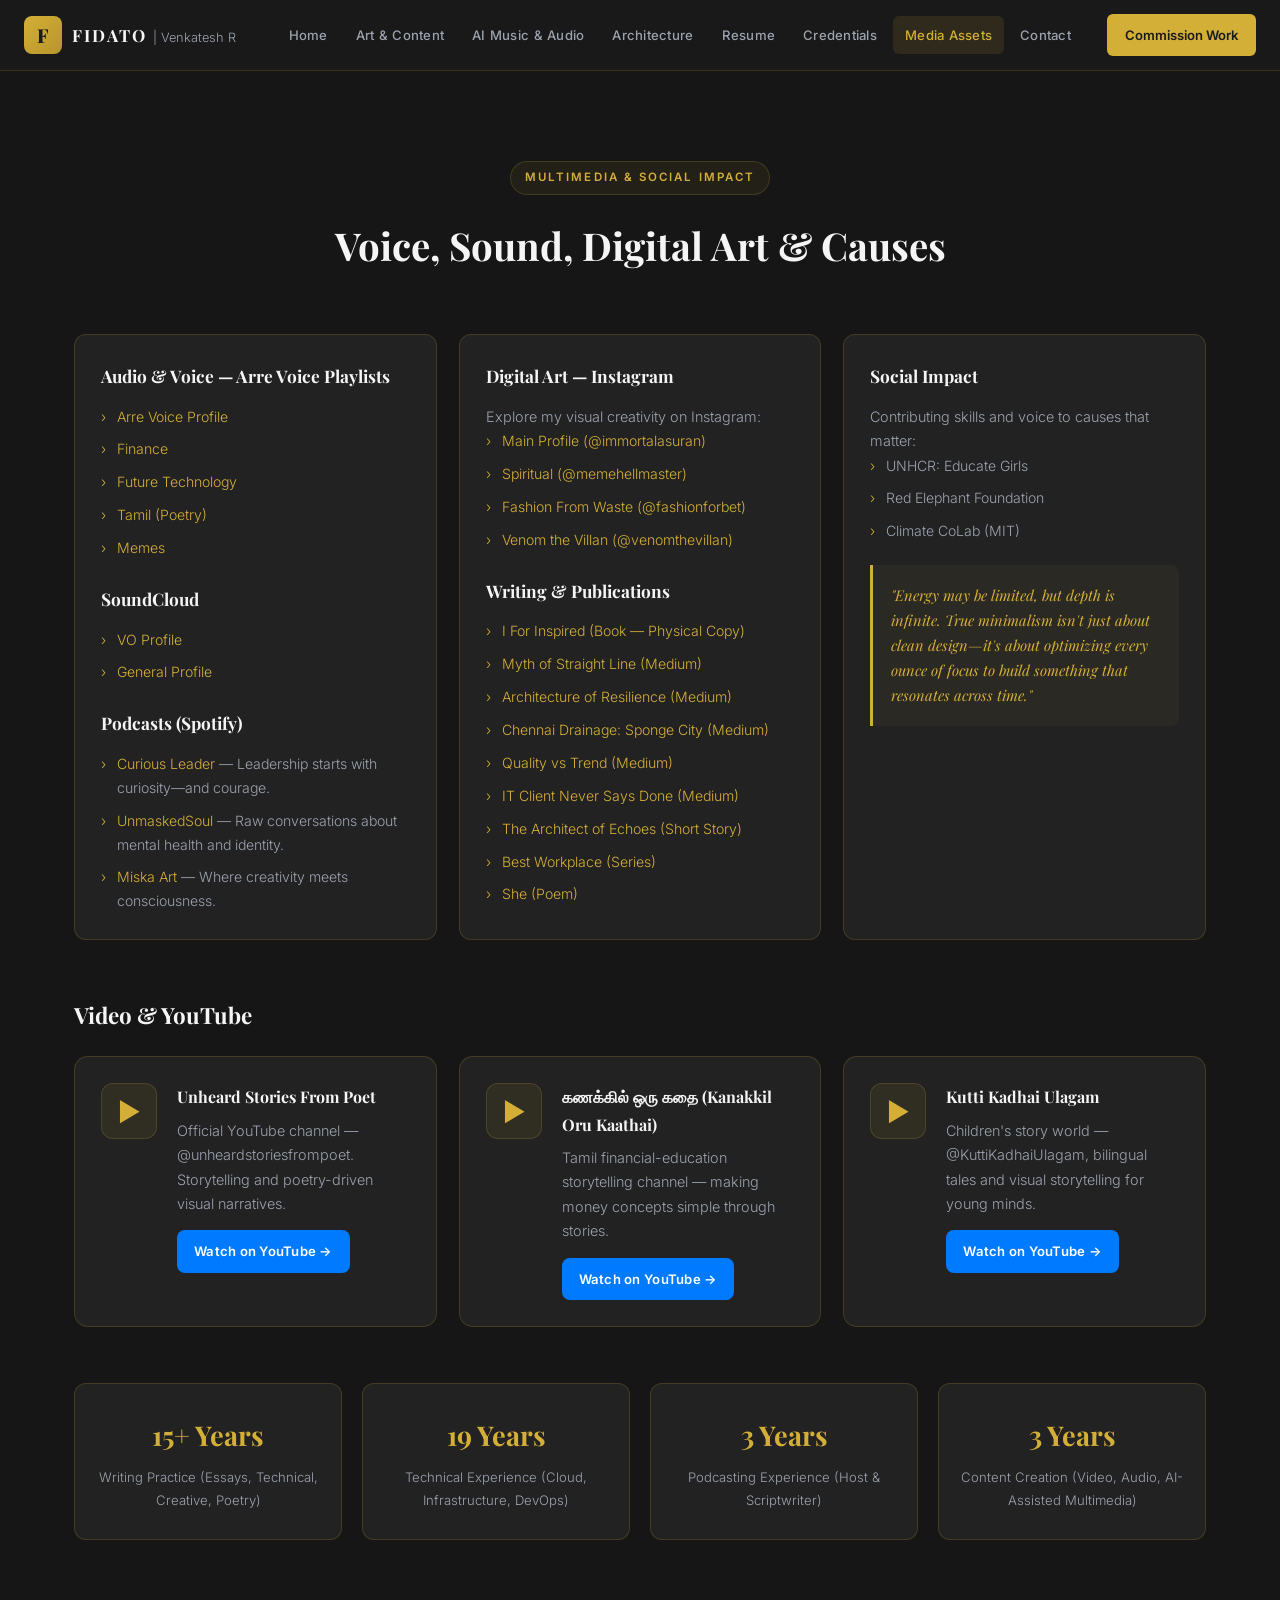
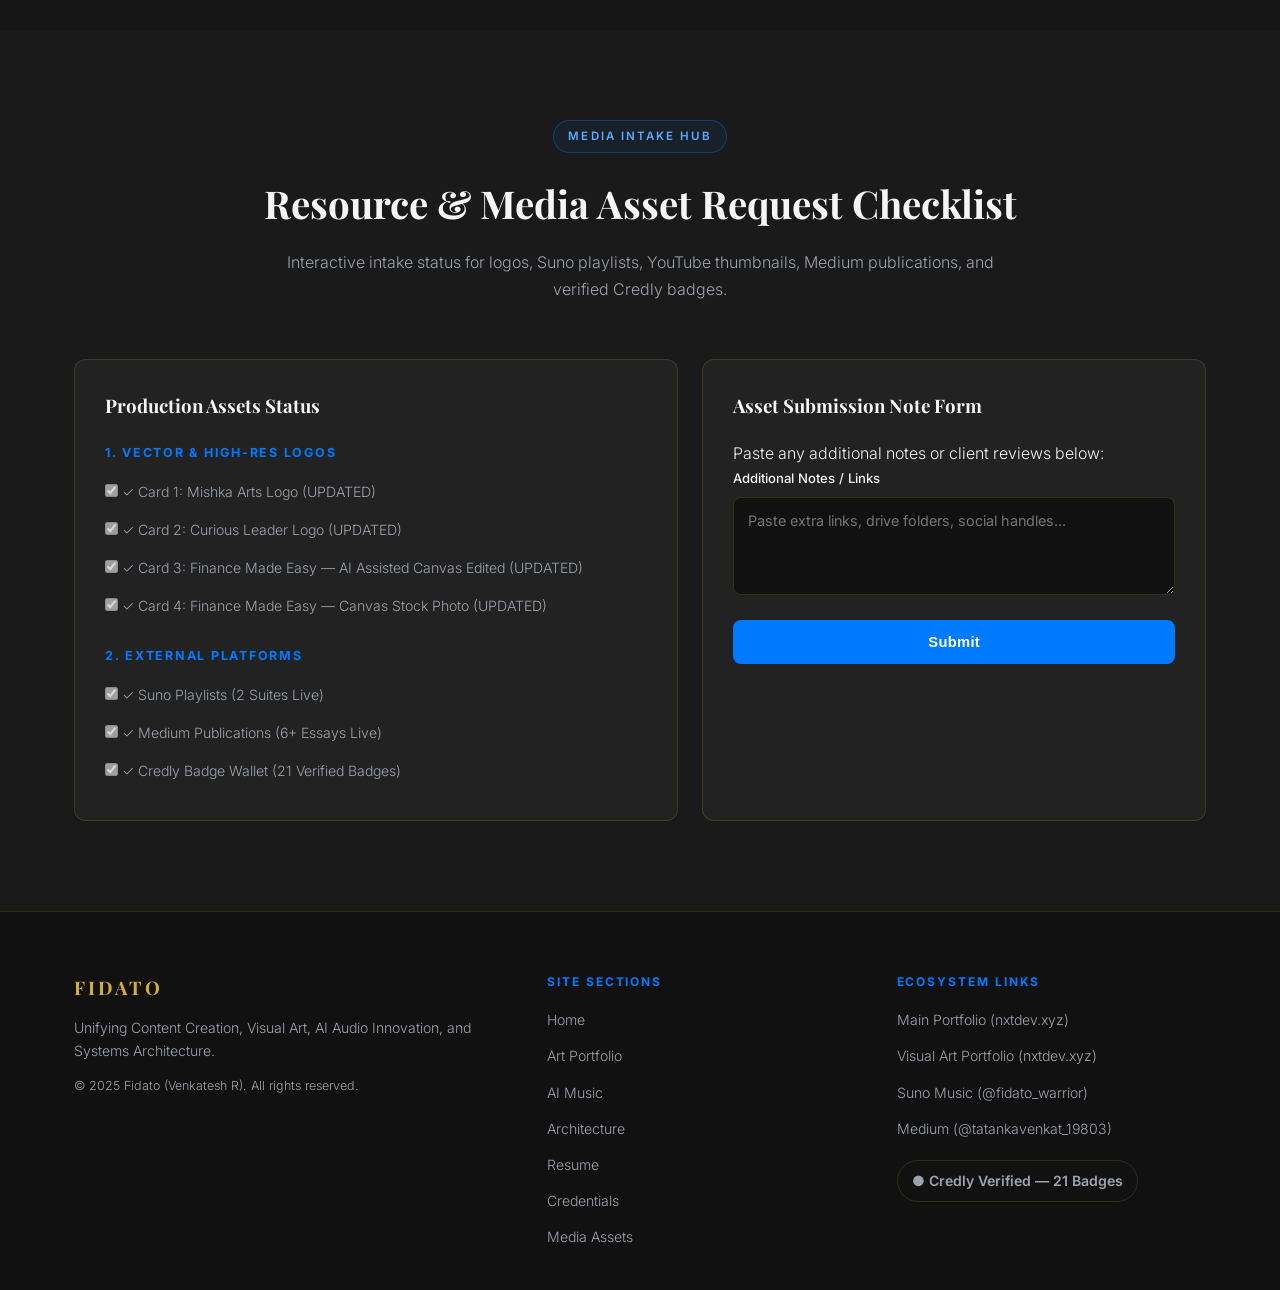
<file: media.html>
<!DOCTYPE html>
<html lang="en">
<head>
  <meta charset="UTF-8">
  <meta name="viewport" content="width=device-width, initial-scale=1.0">

  <!-- Primary Meta Tags -->
  <title>Multimedia & Media Assets | Fidato (Venkatesh R)</title>
  <meta name="title" content="Multimedia & Media Assets | Fidato (Venkatesh R)">
  <meta name="description" content="Arre Voice playlists, SoundCloud, Spotify podcasts, Instagram art, publications and media intake hub.">
  <meta name="keywords" content="Fidato, Venkatesh R, Content Creator, Visual Artist, AI Audio Director, Suno AI Music, Enterprise Cloud Architect, Credly Verified">
  <meta name="author" content="Venkatesh R (Fidato)">
  <meta name="robots" content="index, follow">
  <!-- TODO: replace with final deployed domain -->
  <link rel="canonical" href="https://fidatosmainportfolio.netlify.app/media.html">

  <!-- Google Search Console verification — REPLACE TOKEN BEFORE LAUNCH -->
  <meta name="google-site-verification" content="XXXXXXXXXXXXXXXXXXXX" />

  <!-- Google Analytics 4 — REPLACE MEASUREMENT ID BEFORE LAUNCH -->
  <!-- Google tag (gtag.js) -->
  <script async src="https://www.googletagmanager.com/gtag/js?id=G-C268KZ102B"></script>
  <script>
    window.dataLayer = window.dataLayer || [];
    function gtag(){dataLayer.push(arguments);}
    gtag('js', new Date());
    gtag('config', 'G-C268KZ102B');
  </script>

  <!-- Open Graph / Facebook -->
  <meta property="og:type" content="website">
  <meta property="og:url" content="https://fidatosmainportfolio.netlify.app/media.html">
  <meta property="og:title" content="Fidato (Venkatesh R) | Content Creator, Visual Artist & AI Audio Director">
  <meta property="og:description" content="Enterprise Strategy Meets AI-Driven Creative Direction. Content Creation, AI Music Scoring, Visual Art & Enterprise Cloud Architecture.">
  <meta property="og:image" content="assets/01_mishka_art.jpg">
  <meta property="og:site_name" content="Fidato Unified Brand">

  <!-- Twitter -->
  <meta property="twitter:card" content="summary_large_image">
  <meta property="twitter:title" content="Fidato (Venkatesh R) | Content Creator & AI Audio Director">
  <meta property="twitter:description" content="Visual Art, AI Music Direction, Podcast Branding & Enterprise Cloud Strategy — one unified brand.">
  <meta property="twitter:image" content="assets/01_mishka_art.jpg">

  <!-- Schema.org JSON-LD -->
  <script type="application/ld+json">
  {
    "@context": "https://schema.org",
    "@type": "Person",
    "name": "Venkatesh R",
    "alternateName": "Fidato",
    "url": "https://fidatosmainportfolio.netlify.app/",
    "image": "assets/01_mishka_art.jpg",
    "jobTitle": "Creative Director, AI Music Producer & Enterprise AI Architect",
    "sameAs": [
      "https://suno.com/@fidato_warrior",
      "https://medium.com/@tatankavenkat_19803",
      "https://medium.com/@immortalassuran",
      "https://www.credly.com/users/venkatesh-r.e58d00b8/badges/credly",
      "https://www.linkedin.com/in/venkatesh-r01/",
      "https://x.com/vramanu",
      "https://www.instagram.com/immortalasuran/"
    ],
    "knowsAbout": [
      "Visual Art & Graphic Design",
      "Podcast Brand Identity",
      "AI Music Production & Suno Scoring",
      "Enterprise Cloud Architecture",
      "AI Governance & System Integration"
    ]
  }
  </script>

  <link rel="icon" type="image/svg+xml" href="assets/favicon.svg">
  <link rel="preconnect" href="https://fonts.googleapis.com">
  <link rel="preconnect" href="https://fonts.gstatic.com" crossorigin>
  <link href="https://fonts.googleapis.com/css2?family=Playfair+Display:wght@500;600;700;800&family=Inter:wght@300;400;500;600;700&display=swap" rel="stylesheet">
  <link rel="stylesheet" href="style.css">
</head>
<body>

<header class="navbar" id="navbar">
    <div class="nav-container">
      <a href="index.html" class="brand-logo" title="Fidato — Home">
        <span class="logo-mark">F</span>
        <span class="logo-text">FIDATO <span class="sub-brand">| Venkatesh R</span></span>
      </a>
      <nav class="nav-links" aria-label="Main Navigation">
        <a href="index.html" class="nav-link">Home</a>
        <a href="art.html" class="nav-link">Art &amp; Content</a>
        <a href="music.html" class="nav-link">AI Music &amp; Audio</a>
        <a href="architecture.html" class="nav-link">Architecture</a>
        <a href="resume.html" class="nav-link">Resume</a>
        <a href="credentials.html" class="nav-link">Credentials</a>
        <a href="media.html" class="nav-link active">Media Assets</a>
        <a href="contact.html" class="nav-link">Contact</a>
      </nav>
      <a href="contact.html" class="cta-nav-btn">Commission Work</a>
    </div>
  </header>

<main>
<!-- ============ 7. MULTIMEDIA & SOCIAL IMPACT ============ -->
    <section id="multimedia" class="section section-alt">
      <div class="container">
        <div class="section-header">
          <span class="badge-label label-gold">Multimedia &amp; Social Impact</span>
          <h2>Voice, Sound, Digital Art &amp; Causes</h2>
        </div>

        <div class="grid-3">
          <div class="list-card">
            <h3>Audio &amp; Voice — Arre Voice Playlists</h3>
            <ul>
              <li><a href="https://arre.link/lVJRqYe" target="_blank" rel="noopener">Arre Voice Profile</a></li>
              <li><a href="https://app.arrevoice.com/playlist/3qKjyS40PZBNUB9" target="_blank" rel="noopener">Finance</a></li>
              <li><a href="https://app.arrevoice.com/playlist/i8qZx9JP4zZdRRF" target="_blank" rel="noopener">Future Technology</a></li>
              <li><a href="https://app.arrevoice.com/playlist/lXpZsm9FF5rotaS" target="_blank" rel="noopener">Tamil (Poetry)</a></li>
              <li><a href="https://app.arrevoice.com/playlist/SFD37c_VFWXuQ2a" target="_blank" rel="noopener">Memes</a></li>
            </ul>
            <h3 class="mt">SoundCloud</h3>
            <ul>
              <li><a href="https://on.soundcloud.com/TrVH6z1ltXS9SJtrdl" target="_blank" rel="noopener">VO Profile</a></li>
              <li><a href="https://on.soundcloud.com/CL6YXxIE6ffL4FMOzA" target="_blank" rel="noopener">General Profile</a></li>
            </ul>
            <h3 class="mt">Podcasts (Spotify)</h3>
            <ul>
              <li><a href="https://open.spotify.com/show/033Pbh8ml0NfSuyALEembS?si=4de7a1c44e00419c" target="_blank" rel="noopener">Curious Leader</a> — Leadership starts with curiosity—and courage.</li>
              <li><a href="https://open.spotify.com/show/1qNMMYCQbt3xg8DgAhjNVS?si=481f2f46a6fc4c17" target="_blank" rel="noopener">UnmaskedSoul</a> — Raw conversations about mental health and identity.</li>
              <li><a href="https://open.spotify.com/show/3ejuB0fa3EWtoE2RyjvnU5?si=de0228431d5f4950" target="_blank" rel="noopener">Miska Art</a> — Where creativity meets consciousness.</li>
            </ul>
          </div>

          <div class="list-card">
            <h3>Digital Art — Instagram</h3>
            <p>Explore my visual creativity on Instagram:</p>
            <ul>
              <li><a href="https://www.instagram.com/immortalasuran/" target="_blank" rel="noopener">Main Profile (@immortalasuran)</a></li>
              <li><a href="https://www.instagram.com/memehellmaster?igsh=MXEwaGVjamJ1d25hdQ==" target="_blank" rel="noopener">Spiritual (@memehellmaster)</a></li>
              <li><a href="https://www.instagram.com/fashionforbet?igsh=MW52eGFoZG4xYzg0Zw==" target="_blank" rel="noopener">Fashion From Waste (@fashionforbet)</a></li>
              <li><a href="https://www.instagram.com/venomthevillan?igsh=bGppMzgwZWoxNjUx" target="_blank" rel="noopener">Venom the Villan (@venomthevillan)</a></li>
            </ul>
            <h3 class="mt">Writing &amp; Publications</h3>
            <ul>
              <li><a href="https://shop.storymirror.com/i-for-inspired/p/16se70c45kgxyxwog" target="_blank" rel="noopener">I For Inspired (Book — Physical Copy)</a></li>
              <li><a href="https://medium.com/@immortalassuran/the-myth-of-the-straight-line-why-your-career-break-is-actually-a-level-up-bf2da387dff0" target="_blank" rel="noopener">Myth of Straight Line (Medium)</a></li>
              <li><a href="https://medium.com/@fidato.ramanujam9/the-architecture-of-resilience-beyond-the-blueprint-of-burnout-759453dc7a3c" target="_blank" rel="noopener">Architecture of Resilience (Medium)</a></li>
              <li><a href="https://medium.com/@fidato.venkatesh9/revamping-chennais-drainage-a-low-cost-high-impact-sponge-city-approach-b8f374237b0d" target="_blank" rel="noopener">Chennai Drainage: Sponge City (Medium)</a></li>
              <li><a href="https://medium.com/@tatankavenkat_19803/the-quality-vs-trend-dilemma-building-a-content-platform-that-lasts-0d0154b62faa" target="_blank" rel="noopener">Quality vs Trend (Medium)</a></li>
              <li><a href="https://medium.com/@immortalassuran/when-the-it-client-never-says-done-mastering-the-art-of-managing-the-chronically-unsatisfied-2dc655aad5c2" target="_blank" rel="noopener">IT Client Never Says Done (Medium)</a></li>
              <li><a href="https://storymirror.com/read/english/story/the-architect-of-echoes/tpu3d3sy" target="_blank" rel="noopener">The Architect of Echoes (Short Story)</a></li>
              <li><a href="https://storymirror.com/read/english/series/51bad56f-5413-477b-876f-c53dc454edc0" target="_blank" rel="noopener">Best Workplace (Series)</a></li>
              <li><a href="https://storymirror.com/read/english/poem/poem/9hjb42wq" target="_blank" rel="noopener">She (Poem)</a></li>
            </ul>
          </div>

          <div class="list-card">
            <h3>Social Impact</h3>
            <p>Contributing skills and voice to causes that matter:</p>
            <ul>
              <li>UNHCR: Educate Girls</li>
              <li>Red Elephant Foundation</li>
              <li>Climate CoLab (MIT)</li>
            </ul>
            <blockquote class="philosophy">
              "Energy may be limited, but depth is infinite. True minimalism isn't just about clean design—it's about optimizing every ounce of focus to build something that resonates across time."
            </blockquote>
          </div>
        </div>

        <h3 class="sub-heading-title">Video &amp; YouTube</h3>
        <div class="playlist-cards-grid yt-grid">
          <article class="playlist-card">
            <div class="playlist-icon">&#9654;</div>
            <div class="playlist-info">
              <h4>Unheard Stories From Poet</h4>
              <p>Official YouTube channel — @unheardstoriesfrompoet. Storytelling and poetry-driven visual narratives.</p>
              <a href="https://www.youtube.com/@unheardstoriesfrompoet" target="_blank" rel="noopener" class="btn btn-blue btn-sm">Watch on YouTube &rarr;</a>
            </div>
          </article>
          <article class="playlist-card">
            <div class="playlist-icon">&#9654;</div>
            <div class="playlist-info">
              <h4>கணக்கில் ஒரு கதை (Kanakkil Oru Kaathai)</h4>
              <p>Tamil financial-education storytelling channel — making money concepts simple through stories.</p>
              <a href="https://www.youtube.com/channel/UCKI764zFotDY0H9yQpUVPxw" target="_blank" rel="noopener" class="btn btn-blue btn-sm">Watch on YouTube &rarr;</a>
            </div>
          </article>
          <article class="playlist-card">
            <div class="playlist-icon">&#9654;</div>
            <div class="playlist-info">
              <h4>Kutti Kadhai Ulagam</h4>
              <p>Children's story world — @KuttiKadhaiUlagam, bilingual tales and visual storytelling for young minds.</p>
              <a href="https://www.youtube.com/channel/UCZgjmP7rdiPy4Yro-91HwKw" target="_blank" rel="noopener" class="btn btn-blue btn-sm">Watch on YouTube &rarr;</a>
            </div>
          </article>
        </div>

        <div class="stats-grid">
          <div class="stat-card"><h3>15+ Years</h3><p>Writing Practice (Essays, Technical, Creative, Poetry)</p></div>
          <div class="stat-card"><h3>19 Years</h3><p>Technical Experience (Cloud, Infrastructure, DevOps)</p></div>
          <div class="stat-card"><h3>3 Years</h3><p>Podcasting Experience (Host &amp; Scriptwriter)</p></div>
          <div class="stat-card"><h3>3 Years</h3><p>Content Creation (Video, Audio, AI-Assisted Multimedia)</p></div>
        </div>
      </div>
    </section>

    <!-- ============ 8. MEDIA INTAKE HUB ============ -->
    <section id="media-assets" class="section">
      <div class="container">
        <div class="section-header">
          <span class="badge-label label-blue">Media Intake Hub</span>
          <h2>Resource &amp; Media Asset Request Checklist</h2>
          <p>Interactive intake status for logos, Suno playlists, YouTube thumbnails, Medium publications, and verified Credly badges.</p>
        </div>

        <div class="asset-hub-grid">
          <div class="checklist-card">
            <h3>Production Assets Status</h3>
            <h4>1. Vector &amp; High-Res Logos</h4>
            <label class="check-item"><input type="checkbox" checked disabled> &#10003; Card 1: Mishka Arts Logo (UPDATED)</label>
            <label class="check-item"><input type="checkbox" checked disabled> &#10003; Card 2: Curious Leader Logo (UPDATED)</label>
            <label class="check-item"><input type="checkbox" checked disabled> &#10003; Card 3: Finance Made Easy — AI Assisted Canvas Edited (UPDATED)</label>
            <label class="check-item"><input type="checkbox" checked disabled> &#10003; Card 4: Finance Made Easy — Canvas Stock Photo (UPDATED)</label>
            <h4>2. External Platforms</h4>
            <label class="check-item"><input type="checkbox" checked disabled> &#10003; Suno Playlists (2 Suites Live)</label>
            <label class="check-item"><input type="checkbox" checked disabled> &#10003; Medium Publications (6+ Essays Live)</label>
            <label class="check-item"><input type="checkbox" checked disabled> &#10003; Credly Badge Wallet (21 Verified Badges)</label>
          </div>

          <div class="submission-card">
            <h3>Asset Submission Note Form</h3>
            <p>Paste any additional notes or client reviews below:</p>
            <form id="assetForm">
              <div class="form-group">
                <label for="assetNotes">Additional Notes / Links</label>
                <textarea id="assetNotes" rows="4" placeholder="Paste extra links, drive folders, social handles..."></textarea>
              </div>
              <button type="submit" class="btn btn-blue btn-full">Submit</button>
            </form>
            <div id="form-msg" class="form-success-msg" role="status"></div>
          </div>
        </div>
      </div>
    </section>

    
</main>

<footer class="footer">
    <div class="container footer-content">
      <div class="footer-brand">
        <h3>FIDATO</h3>
        <p>Unifying Content Creation, Visual Art, AI Audio Innovation, and Systems Architecture.</p>
        <p class="copyright">&copy; 2025 Fidato (Venkatesh R). All rights reserved.</p>
      </div>
      <div class="footer-links">
        <h4>Site Sections</h4>
        <ul>
          <li><a href="index.html">Home</a></li>
          <li><a href="art.html">Art Portfolio</a></li>
          <li><a href="music.html">AI Music</a></li>
          <li><a href="architecture.html">Architecture</a></li>
          <li><a href="resume.html">Resume</a></li>
          <li><a href="credentials.html">Credentials</a></li>
          <li><a href="media.html">Media Assets</a></li>
        </ul>
      </div>
      <div class="footer-links">
        <h4>Ecosystem Links</h4>
        <ul>
          <li><a href="https://fidatosportfolio.nxtdev.xyz/" target="_blank" rel="noopener">Main Portfolio (nxtdev.xyz)</a></li>
          <li><a href="https://fidatosartportfolio.nxtdev.xyz/" target="_blank" rel="noopener">Visual Art Portfolio (nxtdev.xyz)</a></li>
          <li><a href="https://suno.com/@fidato_warrior" target="_blank" rel="noopener">Suno Music (@fidato_warrior)</a></li>
          <li><a href="https://medium.com/@tatankavenkat_19803" target="_blank" rel="noopener">Medium (@tatankavenkat_19803)</a></li>
        </ul>
        <a href="https://www.credly.com/users/venkatesh-r.e58d00b8/badges/credly" target="_blank" rel="noopener" class="credly-badge-footer" title="Credly Verified">
          &#9679; Credly Verified — 21 Badges
        </a>
      </div>
    </div>
  </footer>

  

<script src="app.js"></script>
</body>
</html>
</file>
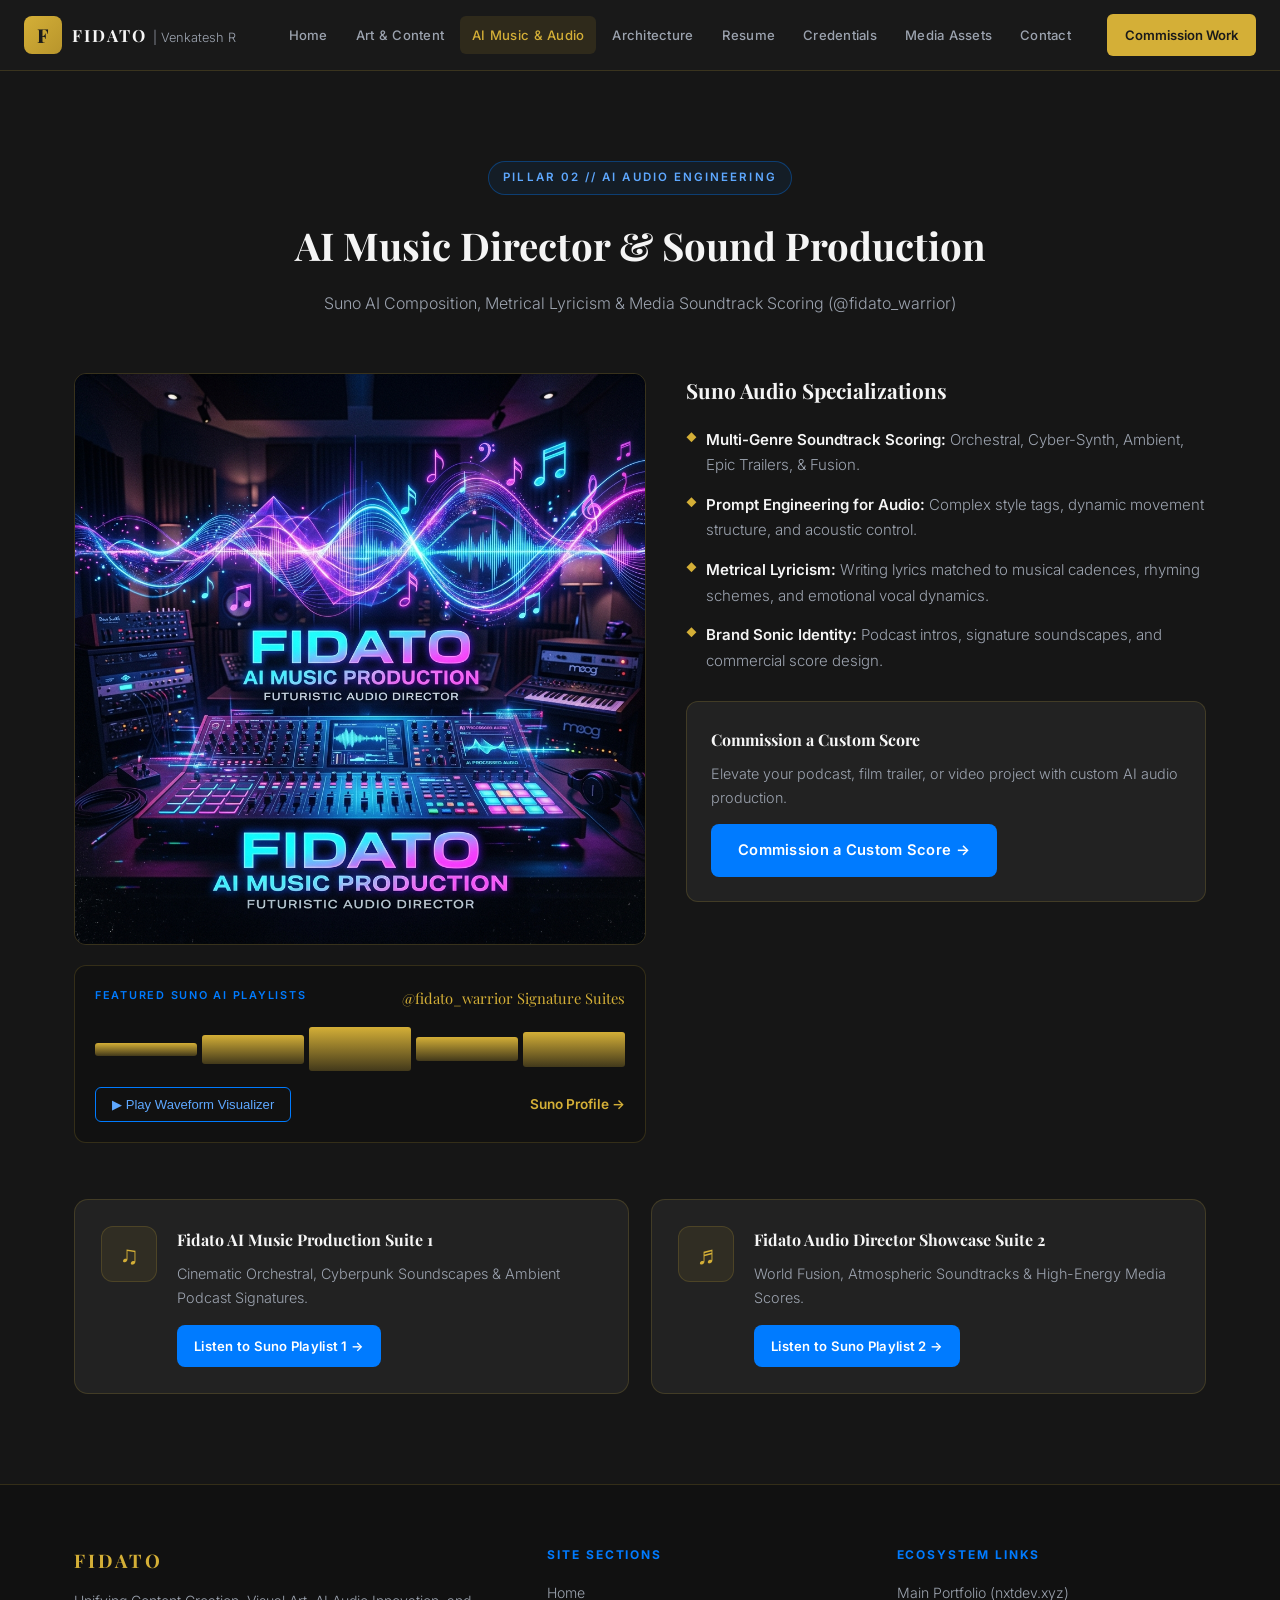
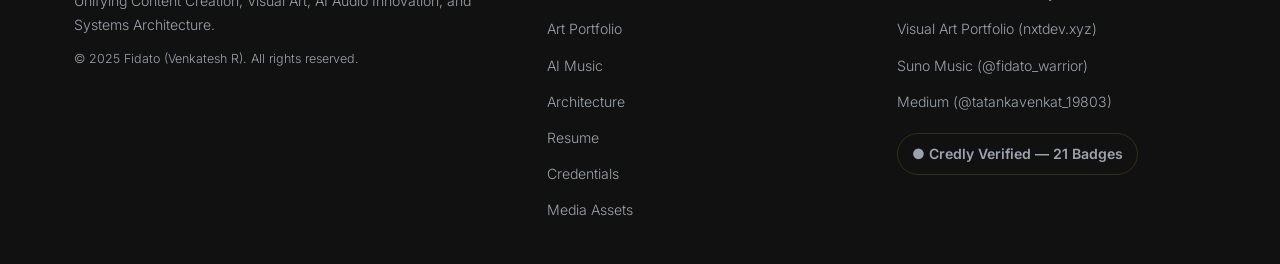
<file: music.html>
<!DOCTYPE html>
<html lang="en">
<head>
  <meta charset="UTF-8">
  <meta name="viewport" content="width=device-width, initial-scale=1.0">

  <!-- Primary Meta Tags -->
  <title>AI Music & Audio | Fidato (Venkatesh R)</title>
  <meta name="title" content="AI Music & Audio | Fidato (Venkatesh R)">
  <meta name="description" content="Suno AI soundtrack scoring, metrical lyricism and media soundtracks by @fidato_warrior.">
  <meta name="keywords" content="Fidato, Venkatesh R, Content Creator, Visual Artist, AI Audio Director, Suno AI Music, Enterprise Cloud Architect, Credly Verified">
  <meta name="author" content="Venkatesh R (Fidato)">
  <meta name="robots" content="index, follow">
  <!-- TODO: replace with final deployed domain -->
  <link rel="canonical" href="https://fidatosmainportfolio.netlify.app/music.html">

  <!-- Google Search Console verification — REPLACE TOKEN BEFORE LAUNCH -->
  <meta name="google-site-verification" content="XXXXXXXXXXXXXXXXXXXX" />

  <!-- Google Analytics 4 — REPLACE MEASUREMENT ID BEFORE LAUNCH -->
  <!-- Google tag (gtag.js) -->
  <script async src="https://www.googletagmanager.com/gtag/js?id=G-C268KZ102B"></script>
  <script>
    window.dataLayer = window.dataLayer || [];
    function gtag(){dataLayer.push(arguments);}
    gtag('js', new Date());
    gtag('config', 'G-C268KZ102B');
  </script>

  <!-- Open Graph / Facebook -->
  <meta property="og:type" content="website">
  <meta property="og:url" content="https://fidatosmainportfolio.netlify.app/music.html">
  <meta property="og:title" content="Fidato (Venkatesh R) | Content Creator, Visual Artist & AI Audio Director">
  <meta property="og:description" content="Enterprise Strategy Meets AI-Driven Creative Direction. Content Creation, AI Music Scoring, Visual Art & Enterprise Cloud Architecture.">
  <meta property="og:image" content="assets/01_mishka_art.jpg">
  <meta property="og:site_name" content="Fidato Unified Brand">

  <!-- Twitter -->
  <meta property="twitter:card" content="summary_large_image">
  <meta property="twitter:title" content="Fidato (Venkatesh R) | Content Creator & AI Audio Director">
  <meta property="twitter:description" content="Visual Art, AI Music Direction, Podcast Branding & Enterprise Cloud Strategy — one unified brand.">
  <meta property="twitter:image" content="assets/01_mishka_art.jpg">

  <!-- Schema.org JSON-LD -->
  <script type="application/ld+json">
  {
    "@context": "https://schema.org",
    "@type": "Person",
    "name": "Venkatesh R",
    "alternateName": "Fidato",
    "url": "https://fidatosmainportfolio.netlify.app/",
    "image": "assets/01_mishka_art.jpg",
    "jobTitle": "Creative Director, AI Music Producer & Enterprise AI Architect",
    "sameAs": [
      "https://suno.com/@fidato_warrior",
      "https://medium.com/@tatankavenkat_19803",
      "https://medium.com/@immortalassuran",
      "https://www.credly.com/users/venkatesh-r.e58d00b8/badges/credly",
      "https://www.linkedin.com/in/venkatesh-r01/",
      "https://x.com/vramanu",
      "https://www.instagram.com/immortalasuran/"
    ],
    "knowsAbout": [
      "Visual Art & Graphic Design",
      "Podcast Brand Identity",
      "AI Music Production & Suno Scoring",
      "Enterprise Cloud Architecture",
      "AI Governance & System Integration"
    ]
  }
  </script>

  <link rel="icon" type="image/svg+xml" href="assets/favicon.svg">
  <link rel="preconnect" href="https://fonts.googleapis.com">
  <link rel="preconnect" href="https://fonts.gstatic.com" crossorigin>
  <link href="https://fonts.googleapis.com/css2?family=Playfair+Display:wght@500;600;700;800&family=Inter:wght@300;400;500;600;700&display=swap" rel="stylesheet">
  <link rel="stylesheet" href="style.css">
</head>
<body>

<header class="navbar" id="navbar">
    <div class="nav-container">
      <a href="index.html" class="brand-logo" title="Fidato — Home">
        <span class="logo-mark">F</span>
        <span class="logo-text">FIDATO <span class="sub-brand">| Venkatesh R</span></span>
      </a>
      <nav class="nav-links" aria-label="Main Navigation">
        <a href="index.html" class="nav-link">Home</a>
        <a href="art.html" class="nav-link">Art &amp; Content</a>
        <a href="music.html" class="nav-link active">AI Music &amp; Audio</a>
        <a href="architecture.html" class="nav-link">Architecture</a>
        <a href="resume.html" class="nav-link">Resume</a>
        <a href="credentials.html" class="nav-link">Credentials</a>
        <a href="media.html" class="nav-link">Media Assets</a>
        <a href="contact.html" class="nav-link">Contact</a>
      </nav>
      <a href="contact.html" class="cta-nav-btn">Commission Work</a>
    </div>
  </header>

<main>
<!-- ============ 3. PILLAR 02 — AI MUSIC DIRECTOR & AUDIO PRODUCER ============ -->
    <section id="pillar-02" class="section section-alt">
      <div class="container">
        <div class="section-header">
          <span class="badge-label label-blue">Pillar 02 // AI Audio Engineering</span>
          <h2>AI Music Director &amp; Sound Production</h2>
          <p>Suno AI Composition, Metrical Lyricism &amp; Media Soundtrack Scoring (@fidato_warrior)</p>
        </div>

        <div class="content-grid-2">
          <div class="visual-block">
            <img src="assets/suno_music_banner_1789206426018.png" alt="Suno AI Music Production Cover Banner by Fidato" class="feature-img" loading="lazy">
            <div class="audio-player-mock">
              <div class="player-header">
                <span class="now-playing">FEATURED SUNO AI PLAYLISTS</span>
                <span class="track-title">@fidato_warrior Signature Suites</span>
              </div>
              <div class="waveform-bar" aria-hidden="true">
                <div class="bar"></div><div class="bar"></div><div class="bar"></div><div class="bar"></div><div class="bar"></div>
              </div>
              <div class="player-controls">
                <button class="play-btn" id="playBtn" aria-label="Toggle waveform visualizer">&#9654; Play Waveform Visualizer</button>
                <a href="https://suno.com/@fidato_warrior" target="_blank" rel="noopener" class="suno-link">Suno Profile &rarr;</a>
              </div>
            </div>
          </div>

          <div class="info-block">
            <h3>Suno Audio Specializations</h3>
            <ul class="spec-list">
              <li><strong>Multi-Genre Soundtrack Scoring:</strong> Orchestral, Cyber-Synth, Ambient, Epic Trailers, &amp; Fusion.</li>
              <li><strong>Prompt Engineering for Audio:</strong> Complex style tags, dynamic movement structure, and acoustic control.</li>
              <li><strong>Metrical Lyricism:</strong> Writing lyrics matched to musical cadences, rhyming schemes, and emotional vocal dynamics.</li>
              <li><strong>Brand Sonic Identity:</strong> Podcast intros, signature soundscapes, and commercial score design.</li>
            </ul>
            <div class="cta-box">
              <h4>Commission a Custom Score</h4>
              <p>Elevate your podcast, film trailer, or video project with custom AI audio production.</p>
              <a href="contact.html" class="btn btn-blue">Commission a Custom Score &rarr;</a>
            </div>
          </div>
        </div>

        <div class="playlist-cards-grid">
          <article class="playlist-card">
            <div class="playlist-icon">&#9835;</div>
            <div class="playlist-info">
              <h4>Fidato AI Music Production Suite 1</h4>
              <p>Cinematic Orchestral, Cyberpunk Soundscapes &amp; Ambient Podcast Signatures.</p>
              <a href="https://suno.com/playlist/a603cf6e-7d35-42dd-bb3c-7defb482aada" target="_blank" rel="noopener" class="btn btn-blue btn-sm">Listen to Suno Playlist 1 &rarr;</a>
            </div>
          </article>
          <article class="playlist-card">
            <div class="playlist-icon">&#9836;</div>
            <div class="playlist-info">
              <h4>Fidato Audio Director Showcase Suite 2</h4>
              <p>World Fusion, Atmospheric Soundtracks &amp; High-Energy Media Scores.</p>
              <a href="https://suno.com/playlist/3a4c7c85-dacf-4bea-9e3f-f283bcf237d8" target="_blank" rel="noopener" class="btn btn-blue btn-sm">Listen to Suno Playlist 2 &rarr;</a>
            </div>
          </article>
        </div>
      </div>
    </section>

    
</main>

<footer class="footer">
    <div class="container footer-content">
      <div class="footer-brand">
        <h3>FIDATO</h3>
        <p>Unifying Content Creation, Visual Art, AI Audio Innovation, and Systems Architecture.</p>
        <p class="copyright">&copy; 2025 Fidato (Venkatesh R). All rights reserved.</p>
      </div>
      <div class="footer-links">
        <h4>Site Sections</h4>
        <ul>
          <li><a href="index.html">Home</a></li>
          <li><a href="art.html">Art Portfolio</a></li>
          <li><a href="music.html">AI Music</a></li>
          <li><a href="architecture.html">Architecture</a></li>
          <li><a href="resume.html">Resume</a></li>
          <li><a href="credentials.html">Credentials</a></li>
          <li><a href="media.html">Media Assets</a></li>
        </ul>
      </div>
      <div class="footer-links">
        <h4>Ecosystem Links</h4>
        <ul>
          <li><a href="https://fidatosportfolio.nxtdev.xyz/" target="_blank" rel="noopener">Main Portfolio (nxtdev.xyz)</a></li>
          <li><a href="https://fidatosartportfolio.nxtdev.xyz/" target="_blank" rel="noopener">Visual Art Portfolio (nxtdev.xyz)</a></li>
          <li><a href="https://suno.com/@fidato_warrior" target="_blank" rel="noopener">Suno Music (@fidato_warrior)</a></li>
          <li><a href="https://medium.com/@tatankavenkat_19803" target="_blank" rel="noopener">Medium (@tatankavenkat_19803)</a></li>
        </ul>
        <a href="https://www.credly.com/users/venkatesh-r.e58d00b8/badges/credly" target="_blank" rel="noopener" class="credly-badge-footer" title="Credly Verified">
          &#9679; Credly Verified — 21 Badges
        </a>
      </div>
    </div>
  </footer>

  

<script src="app.js"></script>
</body>
</html>
</file>
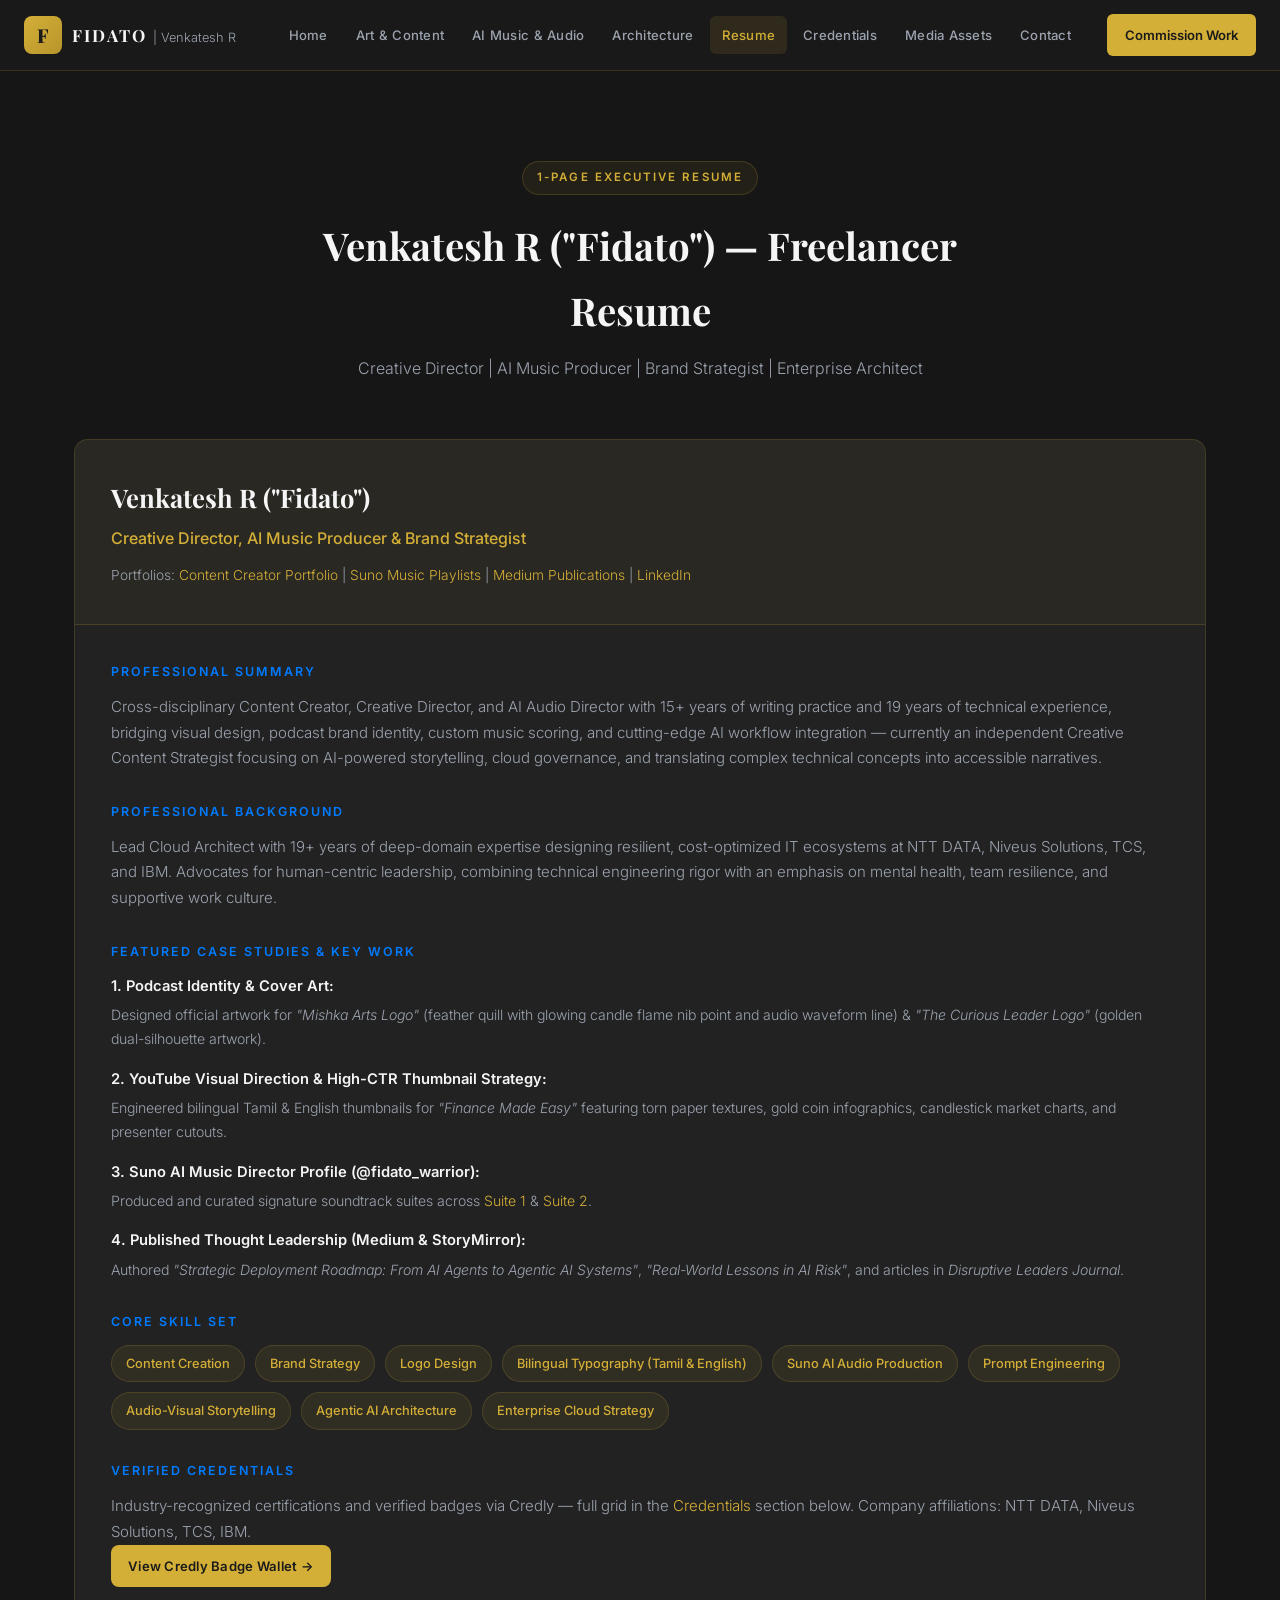
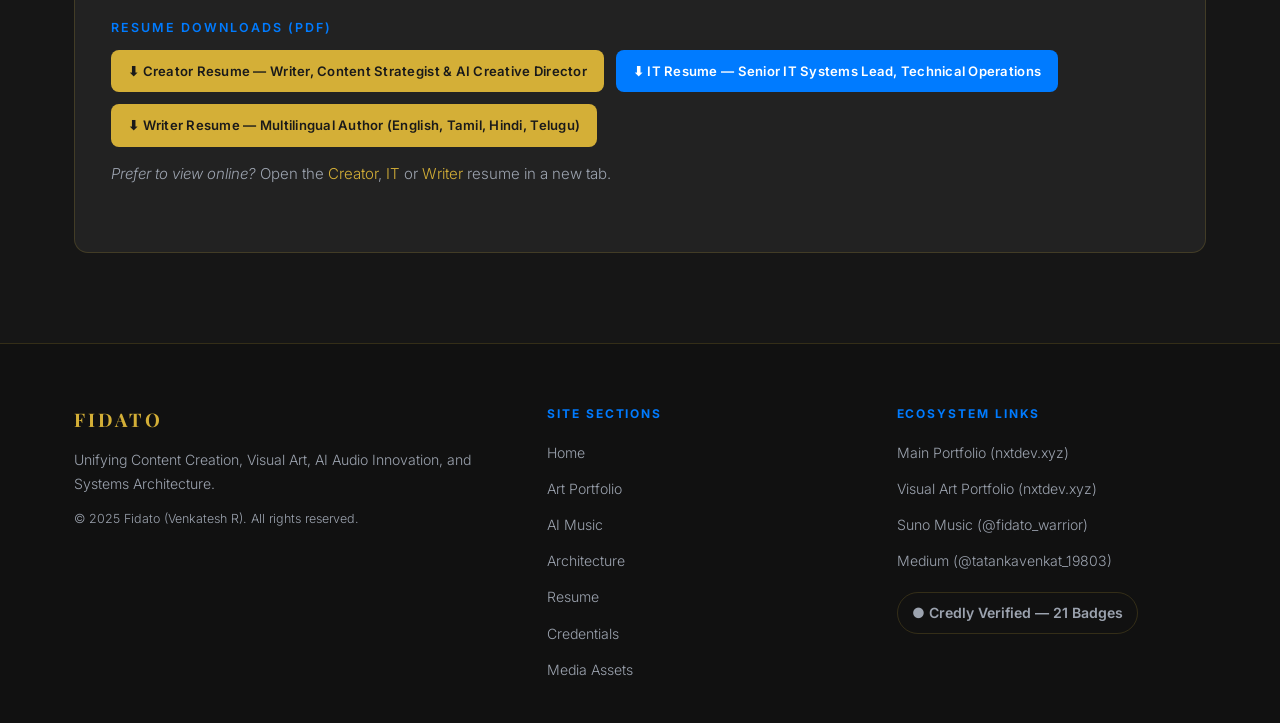
<file: resume.html>
<!DOCTYPE html>
<html lang="en">
<head>
  <meta charset="UTF-8">
  <meta name="viewport" content="width=device-width, initial-scale=1.0">

  <!-- Primary Meta Tags -->
  <title>Resume | Venkatesh R (Fidato)</title>
  <meta name="title" content="Resume | Venkatesh R (Fidato)">
  <meta name="description" content="Freelancer resume: Creative Director, AI Music Producer, Brand Strategist, Enterprise Architect.">
  <meta name="keywords" content="Fidato, Venkatesh R, Content Creator, Visual Artist, AI Audio Director, Suno AI Music, Enterprise Cloud Architect, Credly Verified">
  <meta name="author" content="Venkatesh R (Fidato)">
  <meta name="robots" content="index, follow">
  <!-- TODO: replace with final deployed domain -->
  <link rel="canonical" href="https://fidatosmainportfolio.netlify.app/resume.html">

  <!-- Google Search Console verification — REPLACE TOKEN BEFORE LAUNCH -->
  <meta name="google-site-verification" content="XXXXXXXXXXXXXXXXXXXX" />

  <!-- Google Analytics 4 — REPLACE MEASUREMENT ID BEFORE LAUNCH -->
  <!-- Google tag (gtag.js) -->
  <script async src="https://www.googletagmanager.com/gtag/js?id=G-C268KZ102B"></script>
  <script>
    window.dataLayer = window.dataLayer || [];
    function gtag(){dataLayer.push(arguments);}
    gtag('js', new Date());
    gtag('config', 'G-C268KZ102B');
  </script>

  <!-- Open Graph / Facebook -->
  <meta property="og:type" content="website">
  <meta property="og:url" content="https://fidatosmainportfolio.netlify.app/resume.html">
  <meta property="og:title" content="Fidato (Venkatesh R) | Content Creator, Visual Artist & AI Audio Director">
  <meta property="og:description" content="Enterprise Strategy Meets AI-Driven Creative Direction. Content Creation, AI Music Scoring, Visual Art & Enterprise Cloud Architecture.">
  <meta property="og:image" content="assets/01_mishka_art.jpg">
  <meta property="og:site_name" content="Fidato Unified Brand">

  <!-- Twitter -->
  <meta property="twitter:card" content="summary_large_image">
  <meta property="twitter:title" content="Fidato (Venkatesh R) | Content Creator & AI Audio Director">
  <meta property="twitter:description" content="Visual Art, AI Music Direction, Podcast Branding & Enterprise Cloud Strategy — one unified brand.">
  <meta property="twitter:image" content="assets/01_mishka_art.jpg">

  <!-- Schema.org JSON-LD -->
  <script type="application/ld+json">
  {
    "@context": "https://schema.org",
    "@type": "Person",
    "name": "Venkatesh R",
    "alternateName": "Fidato",
    "url": "https://fidatosmainportfolio.netlify.app/",
    "image": "assets/01_mishka_art.jpg",
    "jobTitle": "Creative Director, AI Music Producer & Enterprise AI Architect",
    "sameAs": [
      "https://suno.com/@fidato_warrior",
      "https://medium.com/@tatankavenkat_19803",
      "https://medium.com/@immortalassuran",
      "https://www.credly.com/users/venkatesh-r.e58d00b8/badges/credly",
      "https://www.linkedin.com/in/venkatesh-r01/",
      "https://x.com/vramanu",
      "https://www.instagram.com/immortalasuran/"
    ],
    "knowsAbout": [
      "Visual Art & Graphic Design",
      "Podcast Brand Identity",
      "AI Music Production & Suno Scoring",
      "Enterprise Cloud Architecture",
      "AI Governance & System Integration"
    ]
  }
  </script>

  <link rel="icon" type="image/svg+xml" href="assets/favicon.svg">
  <link rel="preconnect" href="https://fonts.googleapis.com">
  <link rel="preconnect" href="https://fonts.gstatic.com" crossorigin>
  <link href="https://fonts.googleapis.com/css2?family=Playfair+Display:wght@500;600;700;800&family=Inter:wght@300;400;500;600;700&display=swap" rel="stylesheet">
  <link rel="stylesheet" href="style.css">
</head>
<body>

<header class="navbar" id="navbar">
    <div class="nav-container">
      <a href="index.html" class="brand-logo" title="Fidato — Home">
        <span class="logo-mark">F</span>
        <span class="logo-text">FIDATO <span class="sub-brand">| Venkatesh R</span></span>
      </a>
      <nav class="nav-links" aria-label="Main Navigation">
        <a href="index.html" class="nav-link">Home</a>
        <a href="art.html" class="nav-link">Art &amp; Content</a>
        <a href="music.html" class="nav-link">AI Music &amp; Audio</a>
        <a href="architecture.html" class="nav-link">Architecture</a>
        <a href="resume.html" class="nav-link active">Resume</a>
        <a href="credentials.html" class="nav-link">Credentials</a>
        <a href="media.html" class="nav-link">Media Assets</a>
        <a href="contact.html" class="nav-link">Contact</a>
      </nav>
      <a href="contact.html" class="cta-nav-btn">Commission Work</a>
    </div>
  </header>

<main>
<!-- ============ 5. RESUME ============ -->
    <section id="resume" class="section section-alt">
      <div class="container">
        <div class="section-header">
          <span class="badge-label label-gold">1-Page Executive Resume</span>
          <h2>Venkatesh R ("Fidato") — Freelancer Resume</h2>
          <p>Creative Director | AI Music Producer | Brand Strategist | Enterprise Architect</p>
        </div>

        <div class="resume-card">
          <div class="resume-header">
            <h3>Venkatesh R ("Fidato")</h3>
            <p class="subtitle">Creative Director, AI Music Producer &amp; Brand Strategist</p>
            <p class="meta-line">
              Portfolios:
              <a href="https://fidatosartportfolio.nxtdev.xyz/" target="_blank" rel="noopener">Content Creator Portfolio</a> |
              <a href="https://suno.com/@fidato_warrior" target="_blank" rel="noopener">Suno Music Playlists</a> |
              <a href="https://medium.com/@tatankavenkat_19803" target="_blank" rel="noopener">Medium Publications</a> |
              <a href="https://www.linkedin.com/in/venkatesh-r01/" target="_blank" rel="noopener">LinkedIn</a>
            </p>
          </div>
          <div class="resume-body">
            <div class="resume-block">
              <h4>Professional Summary</h4>
              <p>Cross-disciplinary Content Creator, Creative Director, and AI Audio Director with 15+ years of writing practice and 19 years of technical experience, bridging visual design, podcast brand identity, custom music scoring, and cutting-edge AI workflow integration — currently an independent Creative Content Strategist focusing on AI-powered storytelling, cloud governance, and translating complex technical concepts into accessible narratives.</p>
            </div>
            <div class="resume-block">
              <h4>Professional Background</h4>
              <p>Lead Cloud Architect with 19+ years of deep-domain expertise designing resilient, cost-optimized IT ecosystems at NTT DATA, Niveus Solutions, TCS, and IBM. Advocates for human-centric leadership, combining technical engineering rigor with an emphasis on mental health, team resilience, and supportive work culture.</p>
            </div>
            <div class="resume-block">
              <h4>Featured Case Studies &amp; Key Work</h4>
              <div class="cs-item">
                <strong>1. Podcast Identity &amp; Cover Art:</strong>
                <p>Designed official artwork for <em>"Mishka Arts Logo"</em> (feather quill with glowing candle flame nib point and audio waveform line) &amp; <em>"The Curious Leader Logo"</em> (golden dual-silhouette artwork).</p>
              </div>
              <div class="cs-item">
                <strong>2. YouTube Visual Direction &amp; High-CTR Thumbnail Strategy:</strong>
                <p>Engineered bilingual Tamil &amp; English thumbnails for <em>"Finance Made Easy"</em> featuring torn paper textures, gold coin infographics, candlestick market charts, and presenter cutouts.</p>
              </div>
              <div class="cs-item">
                <strong>3. Suno AI Music Director Profile (@fidato_warrior):</strong>
                <p>Produced and curated signature soundtrack suites across
                  <a href="https://suno.com/playlist/a603cf6e-7d35-42dd-bb3c-7defb482aada" target="_blank" rel="noopener">Suite 1</a> &amp;
                  <a href="https://suno.com/playlist/3a4c7c85-dacf-4bea-9e3f-f283bcf237d8" target="_blank" rel="noopener">Suite 2</a>.</p>
              </div>
              <div class="cs-item">
                <strong>4. Published Thought Leadership (Medium &amp; StoryMirror):</strong>
                <p>Authored <em>"Strategic Deployment Roadmap: From AI Agents to Agentic AI Systems"</em>, <em>"Real-World Lessons in AI Risk"</em>, and articles in <em>Disruptive Leaders Journal</em>.</p>
              </div>
            </div>
            <div class="resume-block">
              <h4>Core Skill Set</h4>
              <div class="skills-chips">
                <span class="chip">Content Creation</span>
                <span class="chip">Brand Strategy</span>
                <span class="chip">Logo Design</span>
                <span class="chip">Bilingual Typography (Tamil &amp; English)</span>
                <span class="chip">Suno AI Audio Production</span>
                <span class="chip">Prompt Engineering</span>
                <span class="chip">Audio-Visual Storytelling</span>
                <span class="chip">Agentic AI Architecture</span>
                <span class="chip">Enterprise Cloud Strategy</span>
              </div>
            </div>
            <div class="resume-block">
              <h4>Verified Credentials</h4>
              <p>Industry-recognized certifications and verified badges via Credly — full grid in the <a href="credentials.html">Credentials</a> section below. Company affiliations: NTT DATA, Niveus Solutions, TCS, IBM.</p>
              <a href="https://www.credly.com/users/venkatesh-r.e58d00b8/badges/credly" target="_blank" rel="noopener" class="btn btn-gold btn-sm">View Credly Badge Wallet &rarr;</a>
            </div>
            <div class="resume-block">
              <h4>Resume Downloads (PDF)</h4>
              <div class="resume-downloads">
                <a href="assets/resumes/Fidato_Venkatesh_R_Creator_Resume.pdf" download class="btn btn-gold btn-sm">&#11015; Creator Resume — Writer, Content Strategist &amp; AI Creative Director</a>
                <a href="assets/resumes/Fidato_Venkatesh_R_IT_Resume.pdf" download class="btn btn-blue btn-sm">&#11015; IT Resume — Senior IT Systems Lead, Technical Operations</a>
                <a href="assets/resumes/Fidato_Venkatesh_R_Writer_Resume_v4.pdf" download class="btn btn-gold btn-sm">&#11015; Writer Resume — Multilingual Author (English, Tamil, Hindi, Telugu)</a>
              </div>
              <p style="margin-top:14px;"><em>Prefer to view online?</em> Open the
                <a href="assets/resumes/Fidato_Venkatesh_R_Creator_Resume.pdf" target="_blank" rel="noopener">Creator</a>,
                <a href="assets/resumes/Fidato_Venkatesh_R_IT_Resume.pdf" target="_blank" rel="noopener">IT</a> or
                <a href="assets/resumes/Fidato_Venkatesh_R_Writer_Resume_v4.pdf" target="_blank" rel="noopener">Writer</a>
                resume in a new tab.</p>
            </div>
          </div>
        </div>
      </div>
    </section>

    
</main>

<footer class="footer">
    <div class="container footer-content">
      <div class="footer-brand">
        <h3>FIDATO</h3>
        <p>Unifying Content Creation, Visual Art, AI Audio Innovation, and Systems Architecture.</p>
        <p class="copyright">&copy; 2025 Fidato (Venkatesh R). All rights reserved.</p>
      </div>
      <div class="footer-links">
        <h4>Site Sections</h4>
        <ul>
          <li><a href="index.html">Home</a></li>
          <li><a href="art.html">Art Portfolio</a></li>
          <li><a href="music.html">AI Music</a></li>
          <li><a href="architecture.html">Architecture</a></li>
          <li><a href="resume.html">Resume</a></li>
          <li><a href="credentials.html">Credentials</a></li>
          <li><a href="media.html">Media Assets</a></li>
        </ul>
      </div>
      <div class="footer-links">
        <h4>Ecosystem Links</h4>
        <ul>
          <li><a href="https://fidatosportfolio.nxtdev.xyz/" target="_blank" rel="noopener">Main Portfolio (nxtdev.xyz)</a></li>
          <li><a href="https://fidatosartportfolio.nxtdev.xyz/" target="_blank" rel="noopener">Visual Art Portfolio (nxtdev.xyz)</a></li>
          <li><a href="https://suno.com/@fidato_warrior" target="_blank" rel="noopener">Suno Music (@fidato_warrior)</a></li>
          <li><a href="https://medium.com/@tatankavenkat_19803" target="_blank" rel="noopener">Medium (@tatankavenkat_19803)</a></li>
        </ul>
        <a href="https://www.credly.com/users/venkatesh-r.e58d00b8/badges/credly" target="_blank" rel="noopener" class="credly-badge-footer" title="Credly Verified">
          &#9679; Credly Verified — 21 Badges
        </a>
      </div>
    </div>
  </footer>

  

<script src="app.js"></script>
</body>
</html>
</file>
<file: style.css>
/* ============ FIDATO UNIFIED BRAND — DARK SLATE / GOLD / ELECTRIC BLUE ============ */
:root {
  --bg: #1A1A1A;
  --bg-alt: #161616;
  --bg-card: #222222;
  --gold: #D4AF37;
  --blue: #007BFF;
  --white: #F5F5F5;
  --muted: #9CA3AF;
  --border: rgba(212, 175, 55, 0.18);
  --serif: 'Playfair Display', Georgia, serif;
  --sans: 'Inter', -apple-system, BlinkMacSystemFont, sans-serif;
}

* { margin: 0; padding: 0; box-sizing: border-box; }

html { scroll-behavior: smooth; scroll-padding-top: 90px; }

body {
  font-family: var(--sans);
  background: var(--bg);
  color: var(--white);
  line-height: 1.7;
  font-weight: 300;
  -webkit-font-smoothing: antialiased;
}

img { max-width: 100%; display: block; }
a { color: var(--gold); text-decoration: none; }
a:hover { text-decoration: underline; }
code { font-family: 'JetBrains Mono', monospace; color: var(--gold); }

.container { max-width: 1180px; margin: 0 auto; padding: 0 24px; }

/* ============ NAVBAR ============ */
.navbar {
  position: sticky; top: 0; z-index: 100;
  background: rgba(26, 26, 26, 0.92);
  backdrop-filter: blur(12px);
  border-bottom: 1px solid var(--border);
}
.nav-container {
  max-width: 1380px; margin: 0 auto; padding: 14px 24px;
  display: flex; align-items: center; gap: 24px; flex-wrap: wrap;
}
.brand-logo { display: flex; align-items: center; gap: 10px; }
.brand-logo:hover { text-decoration: none; }
.logo-mark {
  width: 38px; height: 38px; display: grid; place-items: center;
  background: linear-gradient(135deg, var(--gold), #b8952c);
  color: #1A1A1A; font-weight: 800; font-size: 1.2rem;
  font-family: var(--serif); border-radius: 8px;
}
.logo-text { font-family: var(--serif); font-weight: 700; letter-spacing: 0.12em; color: var(--white); font-size: 1.05rem; }
.sub-brand { font-family: var(--sans); font-weight: 300; color: var(--muted); letter-spacing: 0; font-size: 0.8rem; }
.nav-links { display: flex; gap: 4px; flex-wrap: wrap; margin-left: auto; }
.nav-link {
  color: var(--muted); font-size: 0.82rem; font-weight: 500;
  padding: 8px 12px; border-radius: 6px; letter-spacing: 0.02em;
}
.nav-link:hover { color: var(--gold); background: rgba(212,175,55,0.08); text-decoration: none; }
.cta-nav-btn {
  background: var(--gold); color: #1A1A1A; font-weight: 600; font-size: 0.82rem;
  padding: 10px 18px; border-radius: 6px; white-space: nowrap;
}
.cta-nav-btn:hover { background: #e3c258; text-decoration: none; }

/* ============ BUTTONS ============ */
.btn {
  display: inline-block; padding: 13px 26px; border-radius: 8px;
  font-weight: 600; font-size: 0.92rem; letter-spacing: 0.02em;
  transition: transform 0.2s ease, box-shadow 0.2s ease; border: 1px solid transparent;
}
.btn:hover { text-decoration: none; transform: translateY(-2px); }
.btn-gold { background: var(--gold); color: #1A1A1A; }
.btn-gold:hover { box-shadow: 0 8px 24px rgba(212,175,55,0.35); }
.btn-blue { background: var(--blue); color: #fff; }
.btn-blue:hover { box-shadow: 0 8px 24px rgba(0,123,255,0.35); }
.btn-ghost { border-color: var(--gold); color: var(--gold); background: transparent; }
.btn-ghost:hover { background: rgba(212,175,55,0.1); }
.btn-sm { padding: 9px 16px; font-size: 0.82rem; }
.btn-lg { padding: 16px 34px; font-size: 1rem; }
.btn-full { width: 100%; }

/* ============ HERO ============ */
.hero { position: relative; padding: 100px 0 80px; overflow: hidden; }
.hero-bg-glow {
  position: absolute; inset: 0; pointer-events: none;
  background:
    radial-gradient(600px 300px at 20% 10%, rgba(212,175,55,0.12), transparent 70%),
    radial-gradient(600px 300px at 80% 30%, rgba(0,123,255,0.10), transparent 70%);
}
.hero-badge {
  display: inline-block; font-size: 0.75rem; letter-spacing: 0.18em;
  text-transform: uppercase; color: var(--gold);
  border: 1px solid var(--border); border-radius: 999px;
  padding: 7px 16px; margin-bottom: 26px; background: rgba(212,175,55,0.06);
}
.hero-headline { font-family: var(--serif); font-size: clamp(2.1rem, 5vw, 3.6rem); line-height: 1.15; font-weight: 700; }
.accent-gold { color: var(--gold); }
.accent-blue { color: #5EA8FF; }
.accent-white { color: var(--white); }
.hero-tagline { margin-top: 20px; font-size: 1.15rem; color: var(--gold); font-style: italic; font-family: var(--serif); }
.hero-desc { margin-top: 16px; max-width: 720px; color: var(--muted); font-size: 1.02rem; }
.hero-ctas { margin-top: 32px; display: flex; gap: 16px; flex-wrap: wrap; }

.pillar-grid { margin-top: 64px; display: grid; grid-template-columns: repeat(3, 1fr); gap: 22px; }
.pillar-card {
  background: var(--bg-card); border: 1px solid var(--border); border-radius: 14px;
  padding: 28px; color: var(--white); transition: transform 0.25s ease, border-color 0.25s ease, box-shadow 0.25s ease;
  display: flex; flex-direction: column; gap: 10px;
}
.pillar-card:hover { transform: translateY(-5px); border-color: var(--gold); box-shadow: 0 14px 40px rgba(0,0,0,0.5); text-decoration: none; }
.pillar-tag { font-size: 0.68rem; letter-spacing: 0.2em; color: var(--blue); text-transform: uppercase; font-weight: 600; }
.pillar-card h3 { font-family: var(--serif); font-size: 1.25rem; }
.pillar-card p { color: var(--muted); font-size: 0.92rem; flex: 1; }
.pillar-link { color: var(--gold); font-weight: 600; font-size: 0.88rem; }

/* ============ SECTIONS ============ */
.section { padding: 90px 0; }
.section-alt { background: var(--bg-alt); }
.section-header { text-align: center; max-width: 760px; margin: 0 auto 56px; }
.badge-label {
  display: inline-block; font-size: 0.72rem; letter-spacing: 0.18em; text-transform: uppercase;
  font-weight: 600; padding: 6px 14px; border-radius: 999px; margin-bottom: 18px;
}
.label-gold { color: var(--gold); border: 1px solid var(--border); background: rgba(212,175,55,0.07); }
.label-blue { color: #5EA8FF; border: 1px solid rgba(0,123,255,0.35); background: rgba(0,123,255,0.07); }
.section-header h2 { font-family: var(--serif); font-size: clamp(1.7rem, 3.4vw, 2.4rem); }
.section-header p { color: var(--muted); margin-top: 12px; }
.sub-heading-title { font-family: var(--serif); font-size: 1.4rem; margin: 56px 0 22px; }

/* ============ GALLERY ============ */
.portfolio-gallery { display: grid; grid-template-columns: repeat(2, 1fr); gap: 24px; }
.gallery-card {
  position: relative; background: var(--bg-card); border: 1px solid var(--border);
  border-radius: 14px; overflow: hidden; transition: transform 0.25s ease, box-shadow 0.25s ease;
}
.gallery-card:hover { transform: translateY(-5px); box-shadow: 0 14px 40px rgba(0,0,0,0.5); }
.gallery-card img { width: 100%; aspect-ratio: 4/3; object-fit: cover; }
.badge-overlay {
  position: absolute; top: 14px; left: 14px; z-index: 2;
  background: rgba(26,26,26,0.85); color: var(--gold);
  font-size: 0.66rem; letter-spacing: 0.16em; padding: 5px 12px; border-radius: 4px;
  border: 1px solid var(--border);
}
.card-body { padding: 24px; }
.card-category { font-size: 0.72rem; letter-spacing: 0.14em; text-transform: uppercase; color: var(--blue); font-weight: 600; }
.card-body h4 { font-family: var(--serif); margin: 8px 0 10px; font-size: 1.2rem; }
.card-body p { color: var(--muted); font-size: 0.92rem; }
.placeholder-status { margin-top: 14px; color: #34D399; font-size: 0.82rem; font-weight: 500; }
.full-span { grid-column: 1 / -1; }
.section-sub-title { padding: 26px 24px 6px; }
.section-sub-title h3 { font-family: var(--serif); font-size: 1.3rem; }
.section-sub-title p { color: var(--muted); font-size: 0.92rem; }
.thumbnail-showcase-grid { display: grid; grid-template-columns: repeat(2, 1fr); gap: 20px; padding: 18px 24px; }
.thumb-card { background: rgba(0,0,0,0.25); border-radius: 10px; overflow: hidden; border: 1px solid rgba(255,255,255,0.06); }
.thumb-card img { aspect-ratio: 16/9; object-fit: cover; }
.thumb-caption { padding: 18px; }
.lang-tag { font-size: 0.66rem; letter-spacing: 0.16em; color: var(--gold); font-weight: 600; }
.thumb-caption h5 { font-family: var(--serif); margin: 6px 0 8px; font-size: 1.02rem; }
.thumb-caption p { color: var(--muted); font-size: 0.86rem; }
.card-footer-cta { padding: 0 24px 24px; display: flex; gap: 14px; flex-wrap: wrap; align-items: center; }

.note-box {
  font-size: 0.8rem; color: #FBBF24; background: rgba(251,191,36,0.07);
  border: 1px dashed rgba(251,191,36,0.4); border-radius: 8px; padding: 12px 16px;
}
.note-box-inline { font-size: 0.72rem; color: #FBBF24; opacity: 0.85; }

/* ============ CONTENT GRIDS ============ */
.content-grid-2 { display: grid; grid-template-columns: 1.1fr 1fr; gap: 40px; align-items: start; }
.feature-img { border-radius: 12px; border: 1px solid var(--border); }
.img-caption { text-align: center; color: var(--muted); font-size: 0.82rem; margin-top: 10px; }
.info-block h3 { font-family: var(--serif); font-size: 1.3rem; margin-bottom: 18px; }
.spec-list { list-style: none; display: grid; gap: 14px; }
.spec-list li { padding-left: 20px; position: relative; color: var(--muted); font-size: 0.94rem; }
.spec-list li::before { content: "◆"; position: absolute; left: 0; top: 2px; color: var(--gold); font-size: 0.65rem; }
.spec-list strong { color: var(--white); font-weight: 600; }
.cta-box {
  margin-top: 28px; background: var(--bg-card); border: 1px solid var(--border);
  border-radius: 12px; padding: 24px;
}
.cta-box h4 { font-family: var(--serif); margin-bottom: 8px; }
.cta-box p { color: var(--muted); font-size: 0.9rem; margin-bottom: 14px; }

/* ============ AUDIO PLAYER MOCK ============ */
.audio-player-mock {
  margin-top: 20px; background: #111; border: 1px solid var(--border);
  border-radius: 12px; padding: 20px;
}
.player-header { display: flex; justify-content: space-between; gap: 10px; flex-wrap: wrap; margin-bottom: 16px; }
.now-playing { font-size: 0.68rem; letter-spacing: 0.16em; color: var(--blue); font-weight: 600; }
.track-title { font-family: var(--serif); color: var(--gold); font-size: 0.92rem; }
.waveform-bar { display: flex; align-items: center; gap: 5px; height: 44px; }
.bar { flex: 1; background: linear-gradient(180deg, var(--gold), rgba(212,175,55,0.25)); border-radius: 3px; height: 30%; }
.bar:nth-child(2) { height: 65%; } .bar:nth-child(3) { height: 100%; } .bar:nth-child(4) { height: 55%; } .bar:nth-child(5) { height: 80%; }
.waveform-bar.playing .bar { animation: pulseWave 0.6s infinite alternate; }
@keyframes pulseWave { from { transform: scaleY(0.4); } to { transform: scaleY(1); } }
.player-controls { display: flex; justify-content: space-between; align-items: center; gap: 12px; margin-top: 16px; flex-wrap: wrap; }
.play-btn {
  background: transparent; border: 1px solid var(--blue); color: #5EA8FF;
  padding: 9px 16px; border-radius: 6px; font-size: 0.82rem; cursor: pointer; font-weight: 500;
}
.play-btn:hover { background: rgba(0,123,255,0.12); }
.suno-link { font-size: 0.85rem; font-weight: 600; }

.playlist-cards-grid { margin-top: 56px; display: grid; grid-template-columns: repeat(2, 1fr); gap: 22px; }
.playlist-card {
  display: flex; gap: 20px; align-items: flex-start;
  background: var(--bg-card); border: 1px solid var(--border); border-radius: 14px; padding: 26px;
  transition: transform 0.25s ease, border-color 0.25s ease;
}
.playlist-card:hover { transform: translateY(-4px); border-color: var(--blue); }
.playlist-icon {
  font-size: 1.6rem; color: var(--gold); width: 56px; height: 56px; flex-shrink: 0;
  display: grid; place-items: center; background: rgba(212,175,55,0.08);
  border: 1px solid var(--border); border-radius: 12px;
}
.playlist-info h4 { font-family: var(--serif); margin-bottom: 8px; }
.playlist-info p { color: var(--muted); font-size: 0.9rem; margin-bottom: 14px; }

/* ============ MEDIUM ARTICLES ============ */
.articles-grid { display: grid; grid-template-columns: repeat(2, 1fr); gap: 20px; }
.article-card {
  display: block; background: var(--bg-card); border: 1px solid var(--border);
  border-radius: 12px; padding: 24px; color: var(--white);
  transition: transform 0.25s ease, border-color 0.25s ease;
}
.article-card:hover { transform: translateY(-4px); border-color: var(--gold); text-decoration: none; }
.article-tag { font-size: 0.68rem; letter-spacing: 0.14em; text-transform: uppercase; color: var(--blue); font-weight: 600; }
.article-card h4 { font-family: var(--serif); margin: 10px 0; font-size: 1.08rem; }
.article-card p { color: var(--muted); font-size: 0.88rem; }
.read-link { display: inline-block; margin-top: 12px; color: var(--gold); font-weight: 600; font-size: 0.85rem; }

/* ============ RESUME ============ */
.resume-card { background: var(--bg-card); border: 1px solid var(--border); border-radius: 14px; overflow: hidden; }
.resume-header { padding: 36px; border-bottom: 1px solid var(--border); background: rgba(212,175,55,0.04); }
.resume-header h3 { font-family: var(--serif); font-size: 1.6rem; }
.resume-header .subtitle { color: var(--gold); margin-top: 6px; font-weight: 500; }
.resume-header .meta-line { color: var(--muted); font-size: 0.86rem; margin-top: 12px; }
.resume-body { padding: 36px; }
.resume-block { margin-bottom: 30px; }
.resume-block h4 {
  font-size: 0.78rem; letter-spacing: 0.16em; text-transform: uppercase;
  color: var(--blue); font-weight: 600; margin-bottom: 12px;
}
.resume-block p { color: var(--muted); font-size: 0.94rem; }
.cs-item { margin-bottom: 16px; }
.cs-item strong { color: var(--white); font-weight: 600; display: block; margin-bottom: 4px; font-size: 0.92rem; }
.cs-item p { color: var(--muted); font-size: 0.88rem; }
.skills-chips { display: flex; flex-wrap: wrap; gap: 10px; }
.chip {
  font-size: 0.8rem; font-weight: 500; color: var(--gold);
  background: rgba(212,175,55,0.08); border: 1px solid var(--border);
  padding: 7px 14px; border-radius: 999px;
}

/* ============ CREDLY BADGE GRID ============ */
.badge-grid { display: grid; grid-template-columns: repeat(auto-fill, minmax(210px, 1fr)); gap: 18px; }
.badge-card {
  display: flex; flex-direction: column; align-items: center; text-align: center; gap: 10px;
  background: var(--bg-card); border: 1px solid var(--border); border-radius: 12px;
  padding: 22px 16px; color: var(--white);
  transition: transform 0.25s ease, border-color 0.25s ease, box-shadow 0.25s ease;
}
.badge-card:hover { transform: translateY(-4px); border-color: var(--blue); box-shadow: 0 10px 30px rgba(0,123,255,0.18); text-decoration: none; }
.badge-card img { width: 96px; height: 96px; object-fit: contain; }
.badge-card .badge-name { font-size: 0.85rem; font-weight: 600; line-height: 1.4; }
.badge-card .badge-issuer { font-size: 0.72rem; color: var(--muted); }
.badge-card .badge-date { font-size: 0.68rem; color: var(--blue); letter-spacing: 0.06em; }
.credly-cta { text-align: center; margin-top: 40px; }

/* ============ MULTIMEDIA / LISTS / STATS ============ */
.grid-3 { display: grid; grid-template-columns: repeat(3, 1fr); gap: 22px; }
.list-card { background: var(--bg-card); border: 1px solid var(--border); border-radius: 12px; padding: 26px; }
.list-card h3 { font-family: var(--serif); font-size: 1.08rem; margin-bottom: 14px; }
.list-card h3.mt { margin-top: 24px; }
.list-card ul { list-style: none; display: grid; gap: 9px; }
.list-card li { color: var(--muted); font-size: 0.88rem; padding-left: 16px; position: relative; }
.list-card li::before { content: "›"; position: absolute; left: 0; color: var(--gold); }
.list-card p { color: var(--muted); font-size: 0.9rem; }
.philosophy {
  margin-top: 22px; padding: 18px; border-left: 3px solid var(--gold);
  font-family: var(--serif); font-style: italic; color: var(--gold); font-size: 0.92rem;
  background: rgba(212,175,55,0.05); border-radius: 0 8px 8px 0;
}
.stats-grid { margin-top: 56px; display: grid; grid-template-columns: repeat(4, 1fr); gap: 20px; }
.stat-card {
  text-align: center; background: var(--bg-card); border: 1px solid var(--border);
  border-radius: 12px; padding: 28px 18px;
}
.stat-card h3 { font-family: var(--serif); font-size: 1.7rem; color: var(--gold); }
.stat-card p { color: var(--muted); font-size: 0.82rem; margin-top: 8px; }

/* ============ ASSET HUB ============ */
.asset-hub-grid { display: grid; grid-template-columns: 1.2fr 1fr; gap: 24px; }
.checklist-card, .submission-card { background: var(--bg-card); border: 1px solid var(--border); border-radius: 12px; padding: 30px; }
.checklist-card h3, .submission-card h3 { font-family: var(--serif); margin-bottom: 18px; }
.checklist-card h4 { font-size: 0.78rem; letter-spacing: 0.14em; text-transform: uppercase; color: var(--blue); margin: 20px 0 10px; }
.check-item { display: block; color: var(--muted); font-size: 0.88rem; padding: 7px 0; }
.form-group { margin-bottom: 16px; }
.form-group label { display: block; font-size: 0.82rem; font-weight: 500; margin-bottom: 8px; color: var(--white); }
.form-group textarea {
  width: 100%; background: #111; border: 1px solid var(--border); border-radius: 8px;
  color: var(--white); font-family: var(--sans); font-size: 0.9rem; padding: 14px; resize: vertical;
}
.form-group textarea:focus { outline: none; border-color: var(--blue); }
.form-success-msg { margin-top: 14px; color: #34D399; font-size: 0.88rem; min-height: 1.4em; }

/* ============ CONTACT ============ */
.contact-section { padding: 100px 0; text-align: center; background: var(--bg-alt); border-top: 1px solid var(--border); }
.contact-section h2 { font-family: var(--serif); font-size: clamp(1.9rem, 4vw, 2.7rem); }
.contact-section > .container > p { color: var(--muted); max-width: 620px; margin: 16px auto 28px; }
.contact-links { display: flex; justify-content: center; gap: 28px; margin-bottom: 32px; flex-wrap: wrap; }
.contact-links a { font-weight: 600; }

/* ============ FOOTER ============ */
.footer { background: #111; border-top: 1px solid var(--border); padding: 60px 0 40px; }
.footer-content { display: grid; grid-template-columns: 1.4fr 1fr 1fr; gap: 40px; }
.footer-brand h3 { font-family: var(--serif); letter-spacing: 0.16em; color: var(--gold); }
.footer-brand p { color: var(--muted); font-size: 0.88rem; margin-top: 12px; }
.disclosure { font-size: 0.78rem !important; padding: 14px; border: 1px solid var(--border); border-radius: 8px; background: rgba(212,175,55,0.04); }
.copyright { margin-top: 18px; font-size: 0.78rem !important; }
.footer-links h4 { font-size: 0.75rem; letter-spacing: 0.16em; text-transform: uppercase; color: var(--blue); margin-bottom: 14px; }
.footer-links ul { list-style: none; display: grid; gap: 9px; }
.footer-links a { color: var(--muted); font-size: 0.88rem; }
.footer-links a:hover { color: var(--gold); }
.credly-badge-footer {
  display: inline-block; margin-top: 18px; font-size: 0.8rem; font-weight: 600;
  color: var(--gold); border: 1px solid var(--border); padding: 8px 14px; border-radius: 999px;
}
.credly-badge-footer:hover { background: rgba(212,175,55,0.08); }

/* ============ REVEAL ANIMATION ============ */
.reveal { opacity: 0; transform: translateY(24px); transition: opacity 0.6s ease, transform 0.6s ease; }
.reveal.visible { opacity: 1; transform: none; }

/* ============ RESPONSIVE ============ */
@media (max-width: 980px) {
  .pillar-grid, .grid-3, .stats-grid { grid-template-columns: repeat(2, 1fr); }
  .content-grid-2, .asset-hub-grid { grid-template-columns: 1fr; }
  .footer-content { grid-template-columns: 1fr 1fr; }
}
@media (max-width: 680px) {
  .nav-container { justify-content: center; }
  .nav-links { margin-left: 0; justify-content: center; }
  .portfolio-gallery, .articles-grid, .playlist-cards-grid, .thumbnail-showcase-grid,
  .pillar-grid, .grid-3, .stats-grid { grid-template-columns: 1fr; }
  .stats-grid { grid-template-columns: repeat(2, 1fr); }
  .footer-content { grid-template-columns: 1fr; }
  .section { padding: 64px 0; }
  .hero { padding: 64px 0 56px; }
}

.nav-link.active { color: var(--gold); background: rgba(212,175,55,0.12); }

.resume-downloads { display: flex; flex-wrap: wrap; gap: 12px; }

/* YouTube channel grid */
.yt-grid { margin-top: 22px; }
@media (min-width: 681px) { .yt-grid { grid-template-columns: repeat(3, 1fr); } }
</file>
